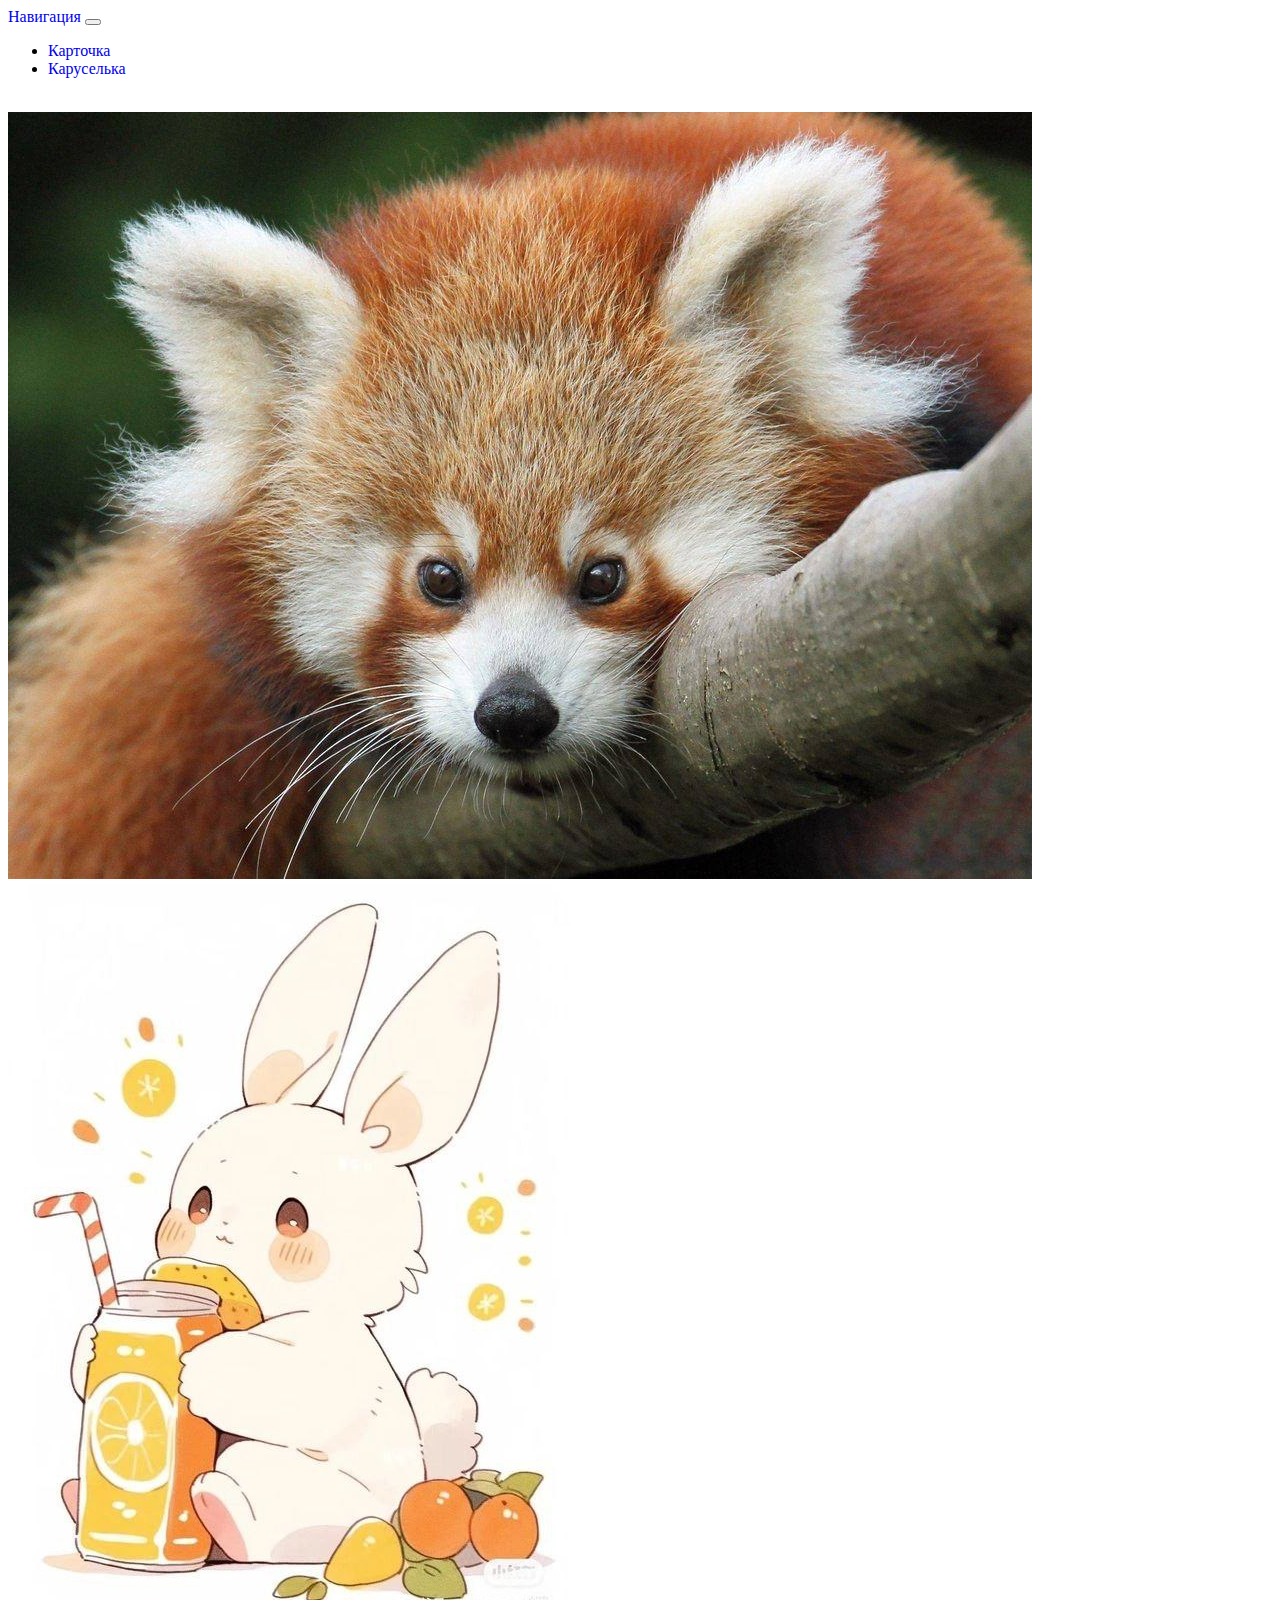
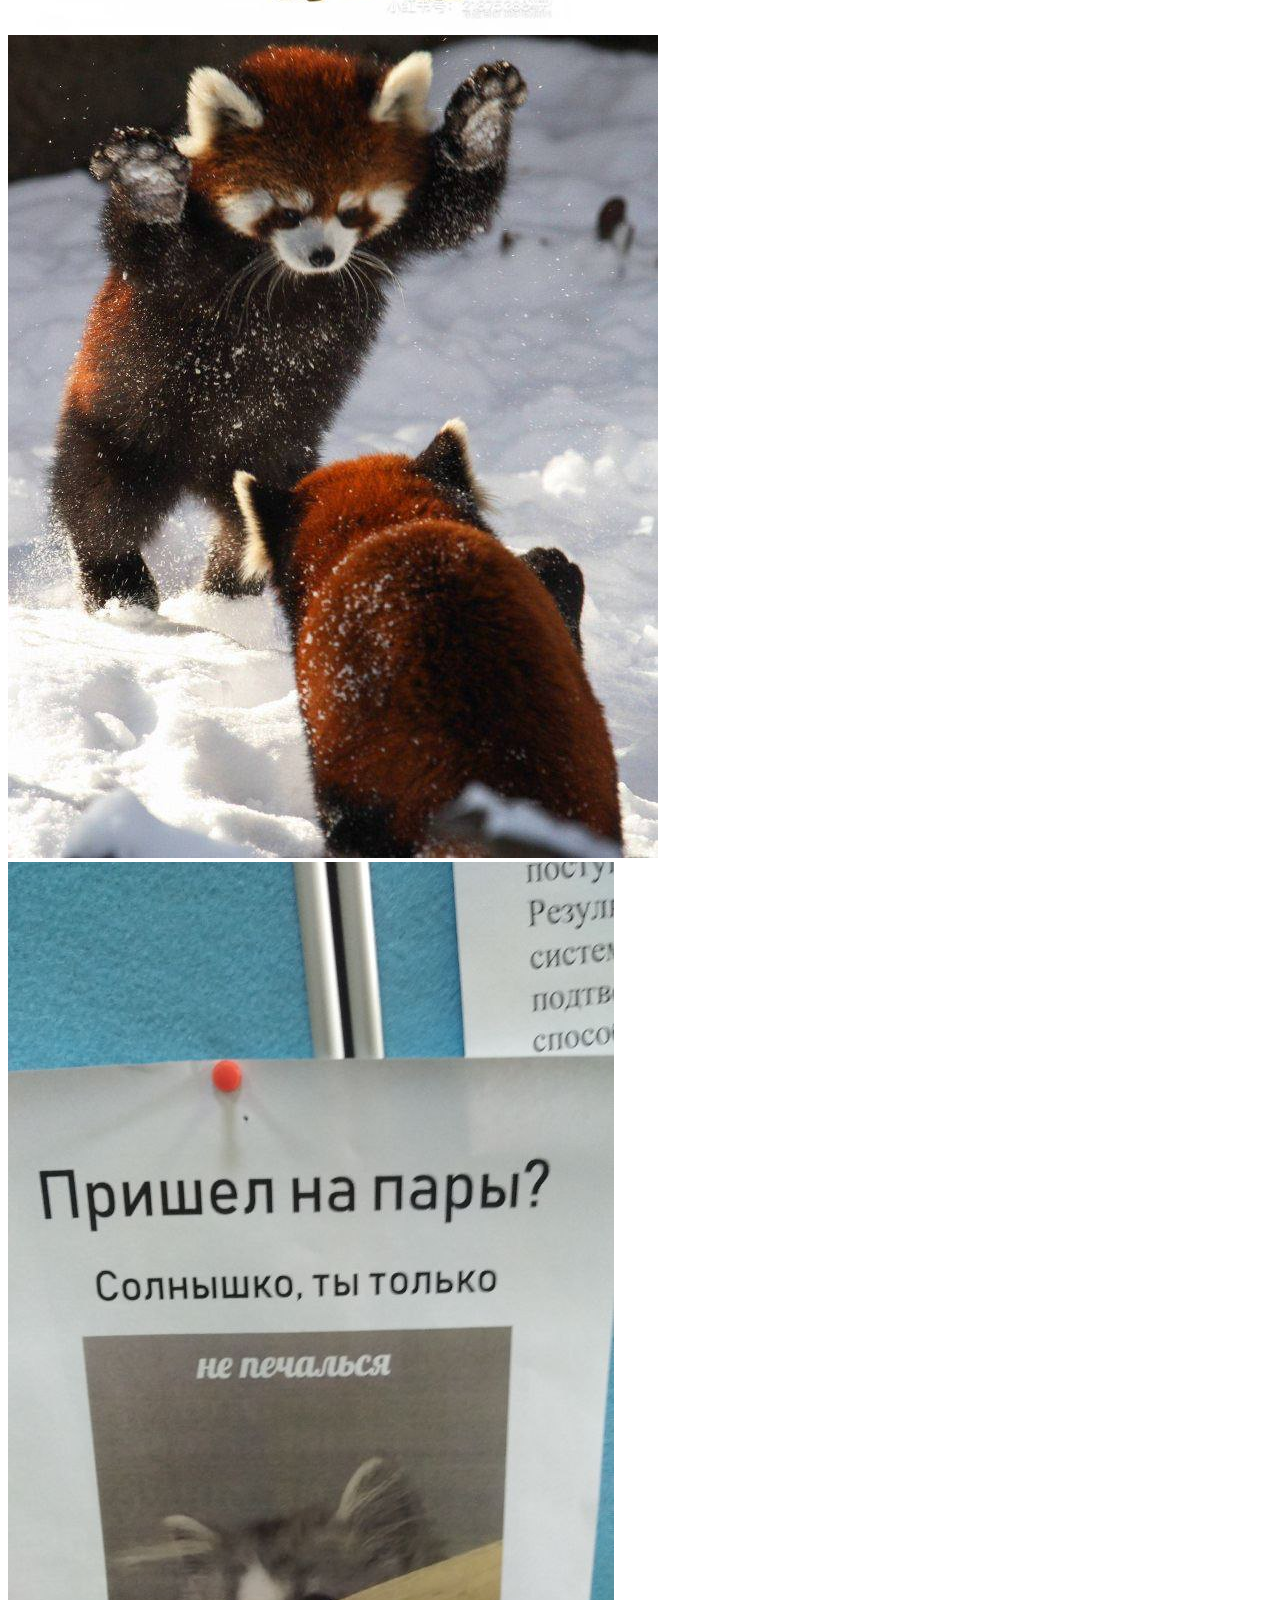
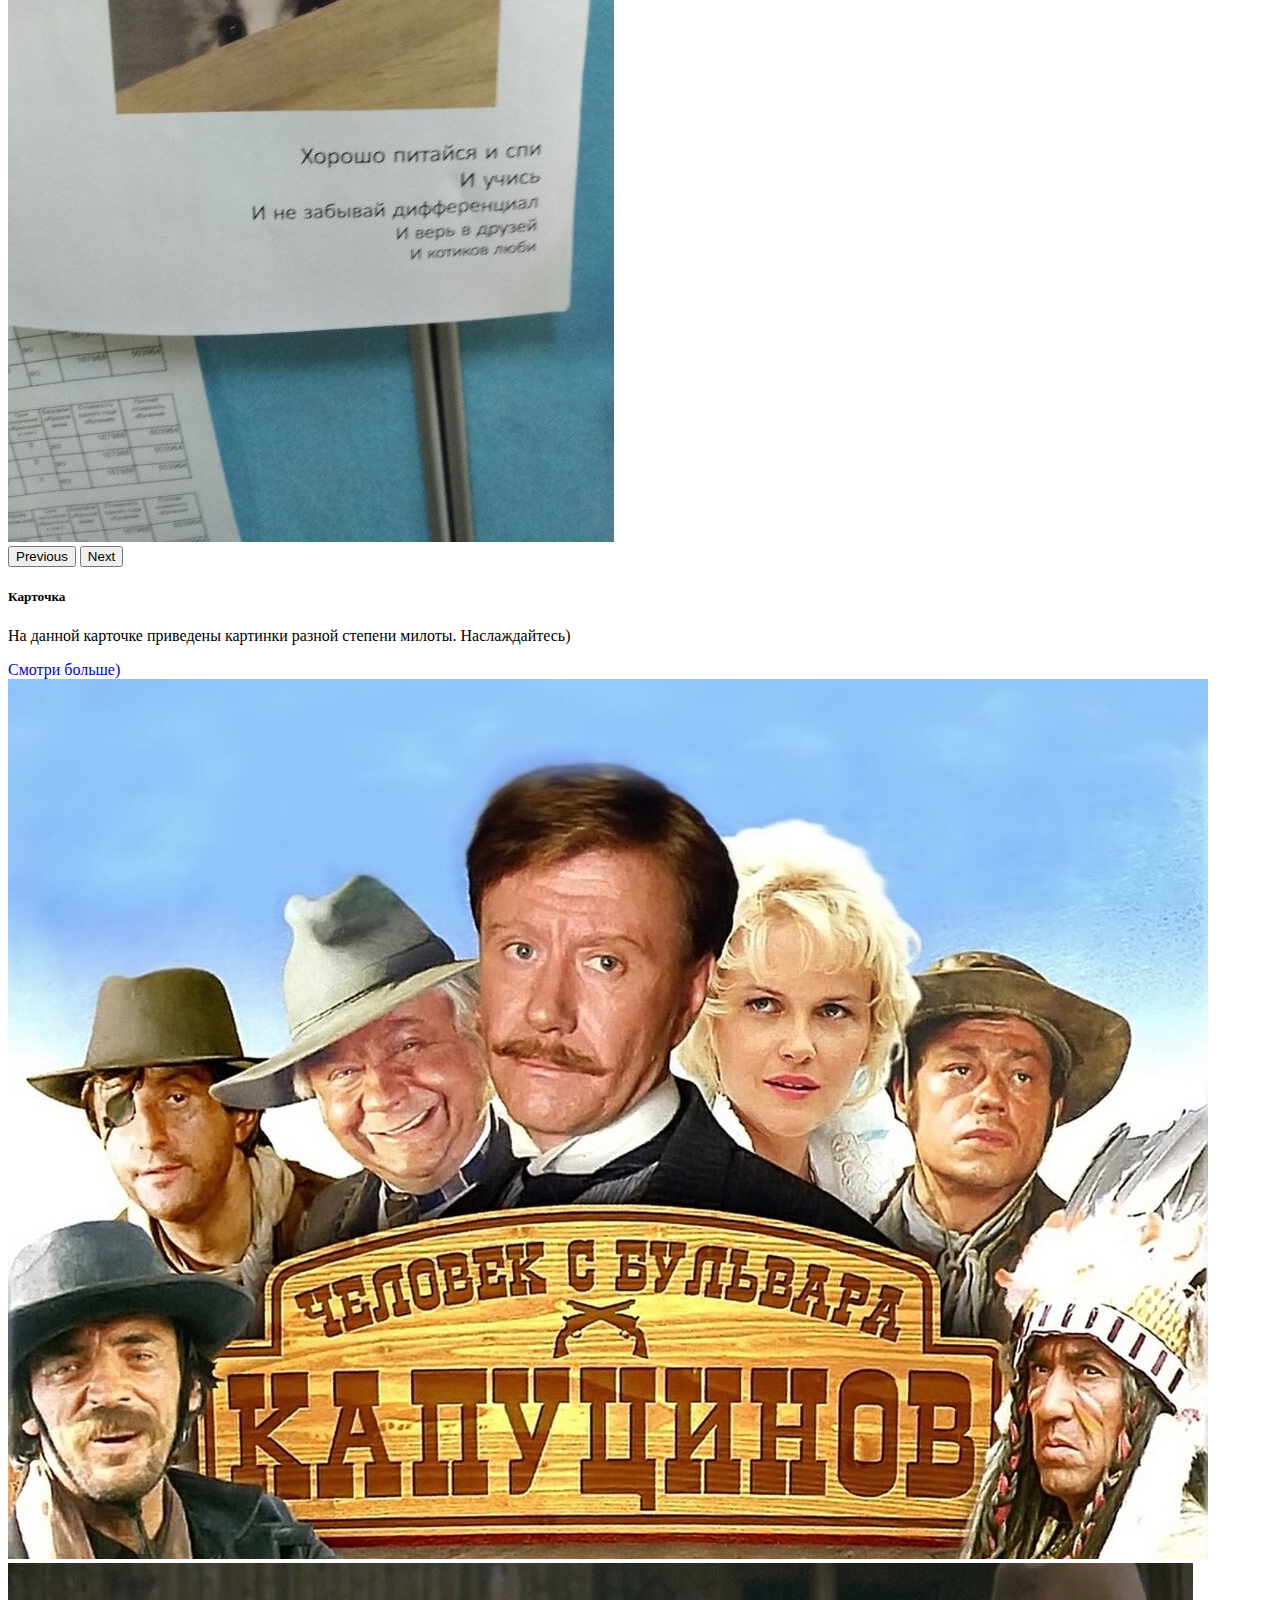
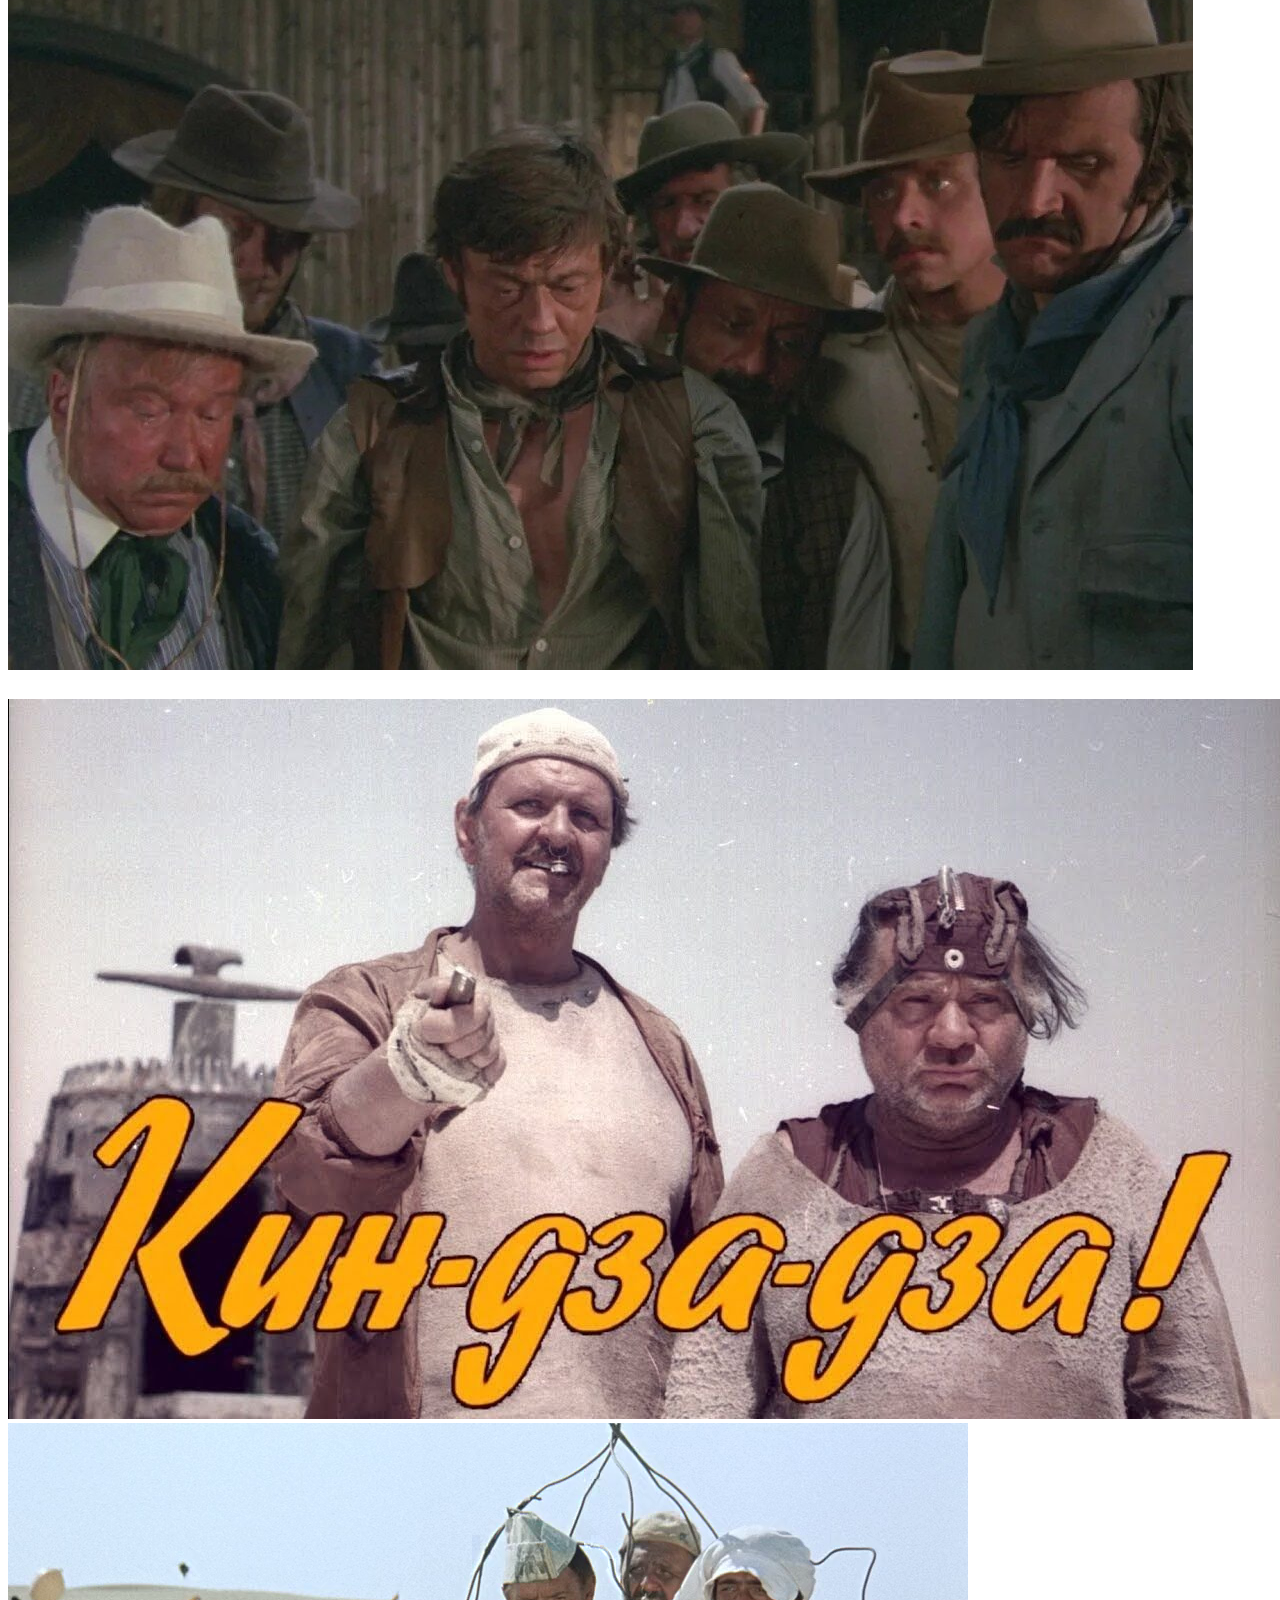
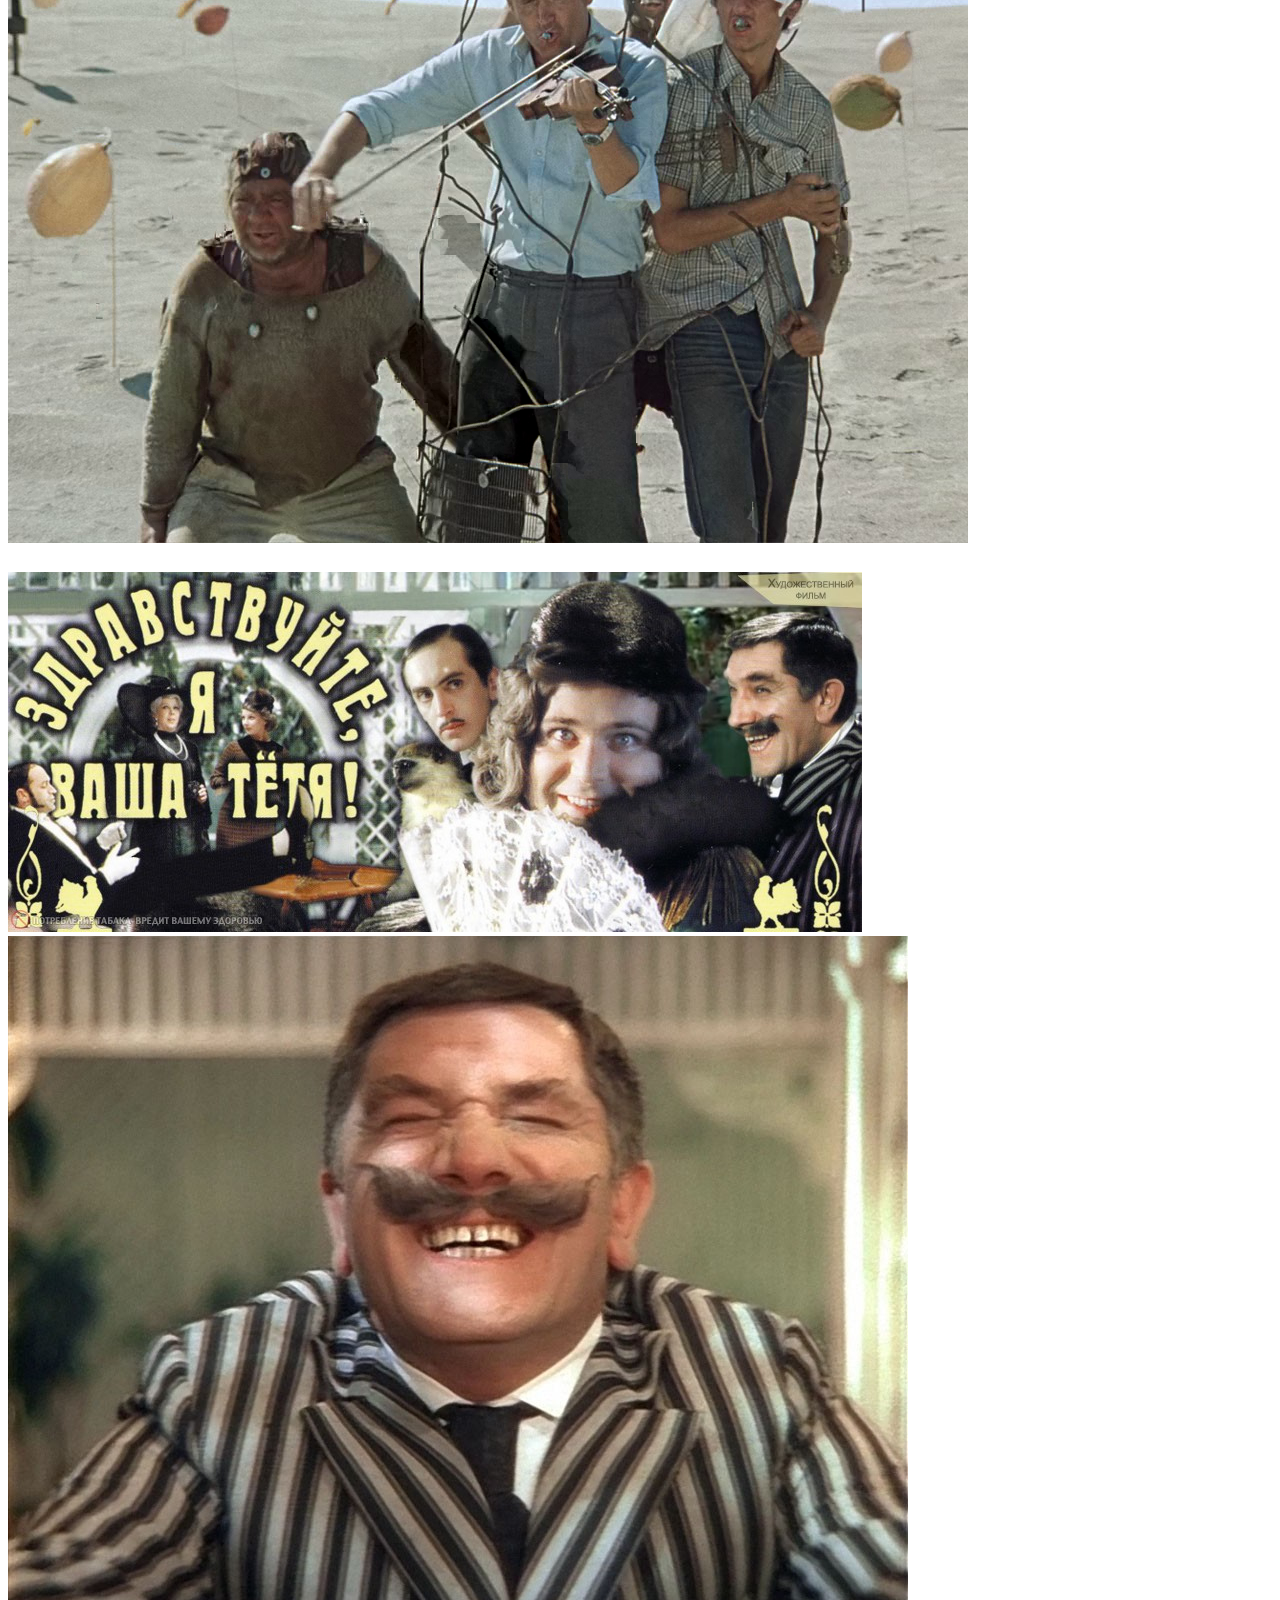
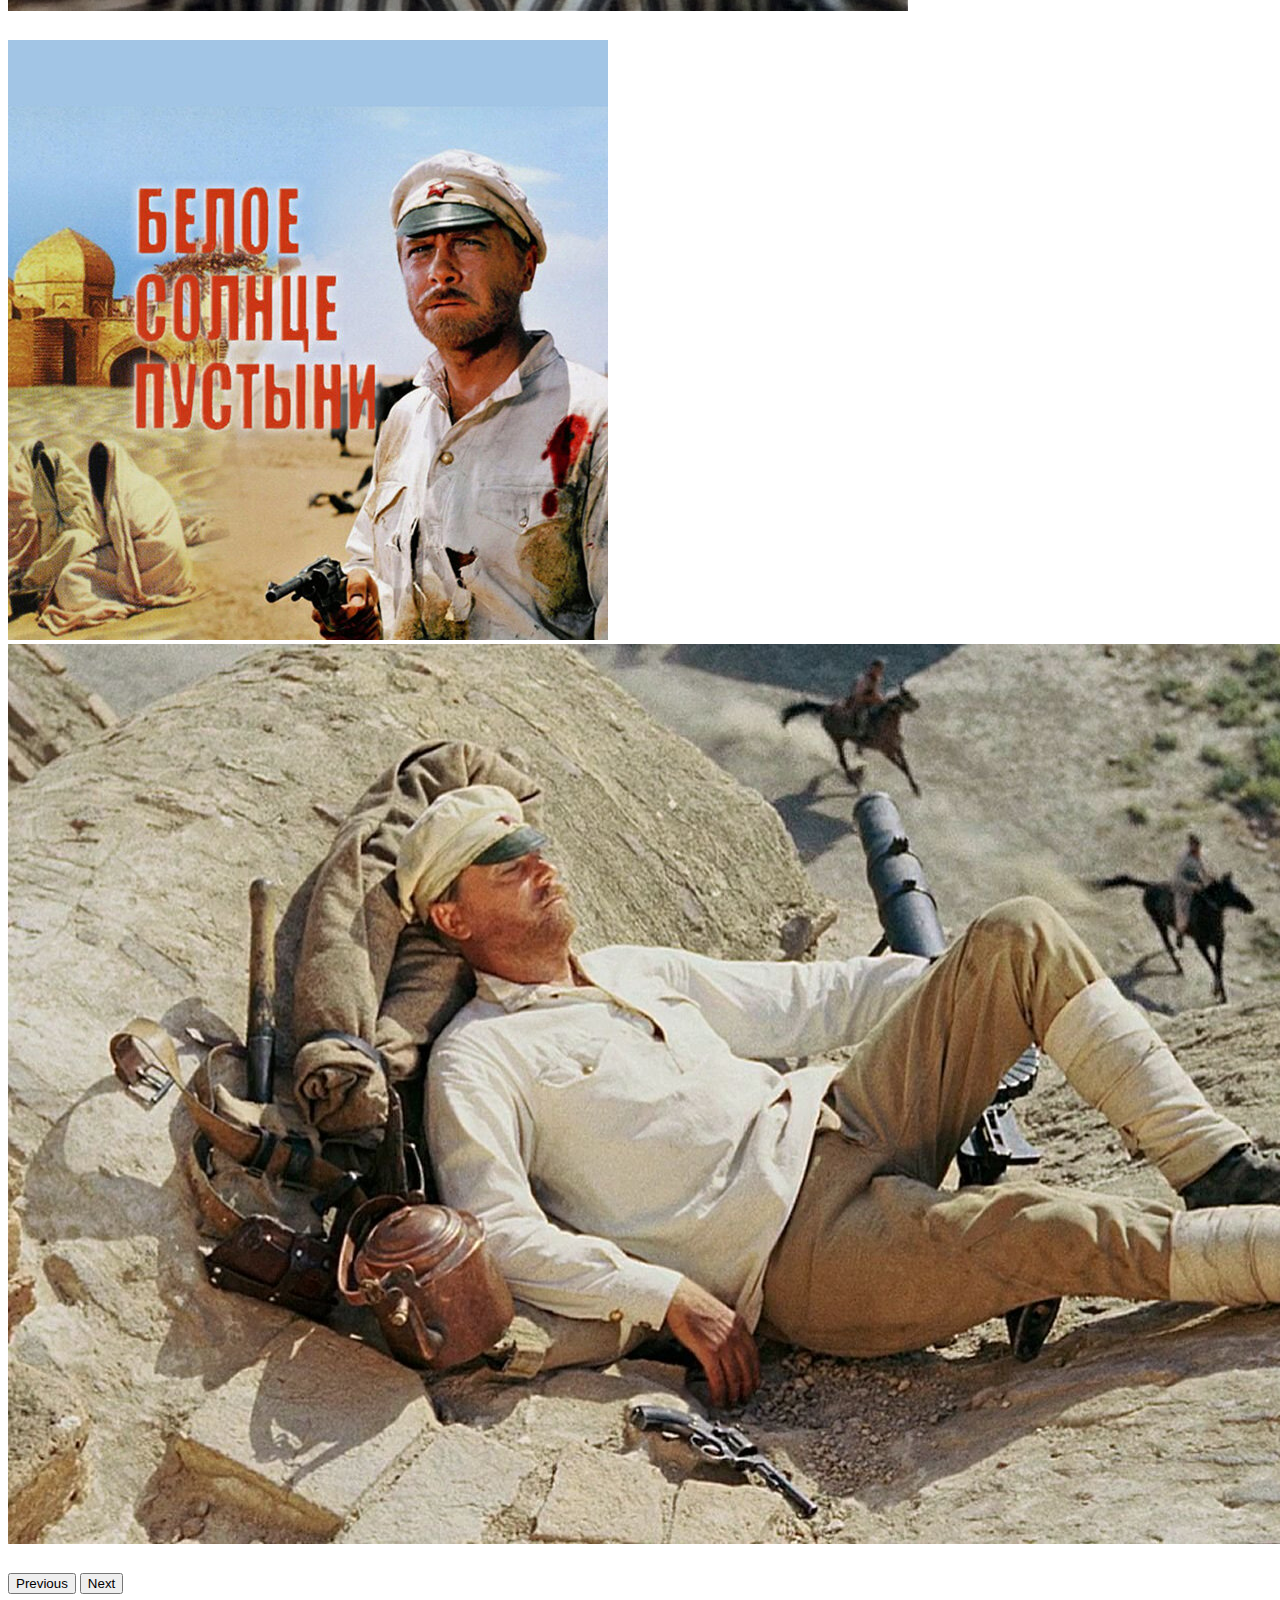
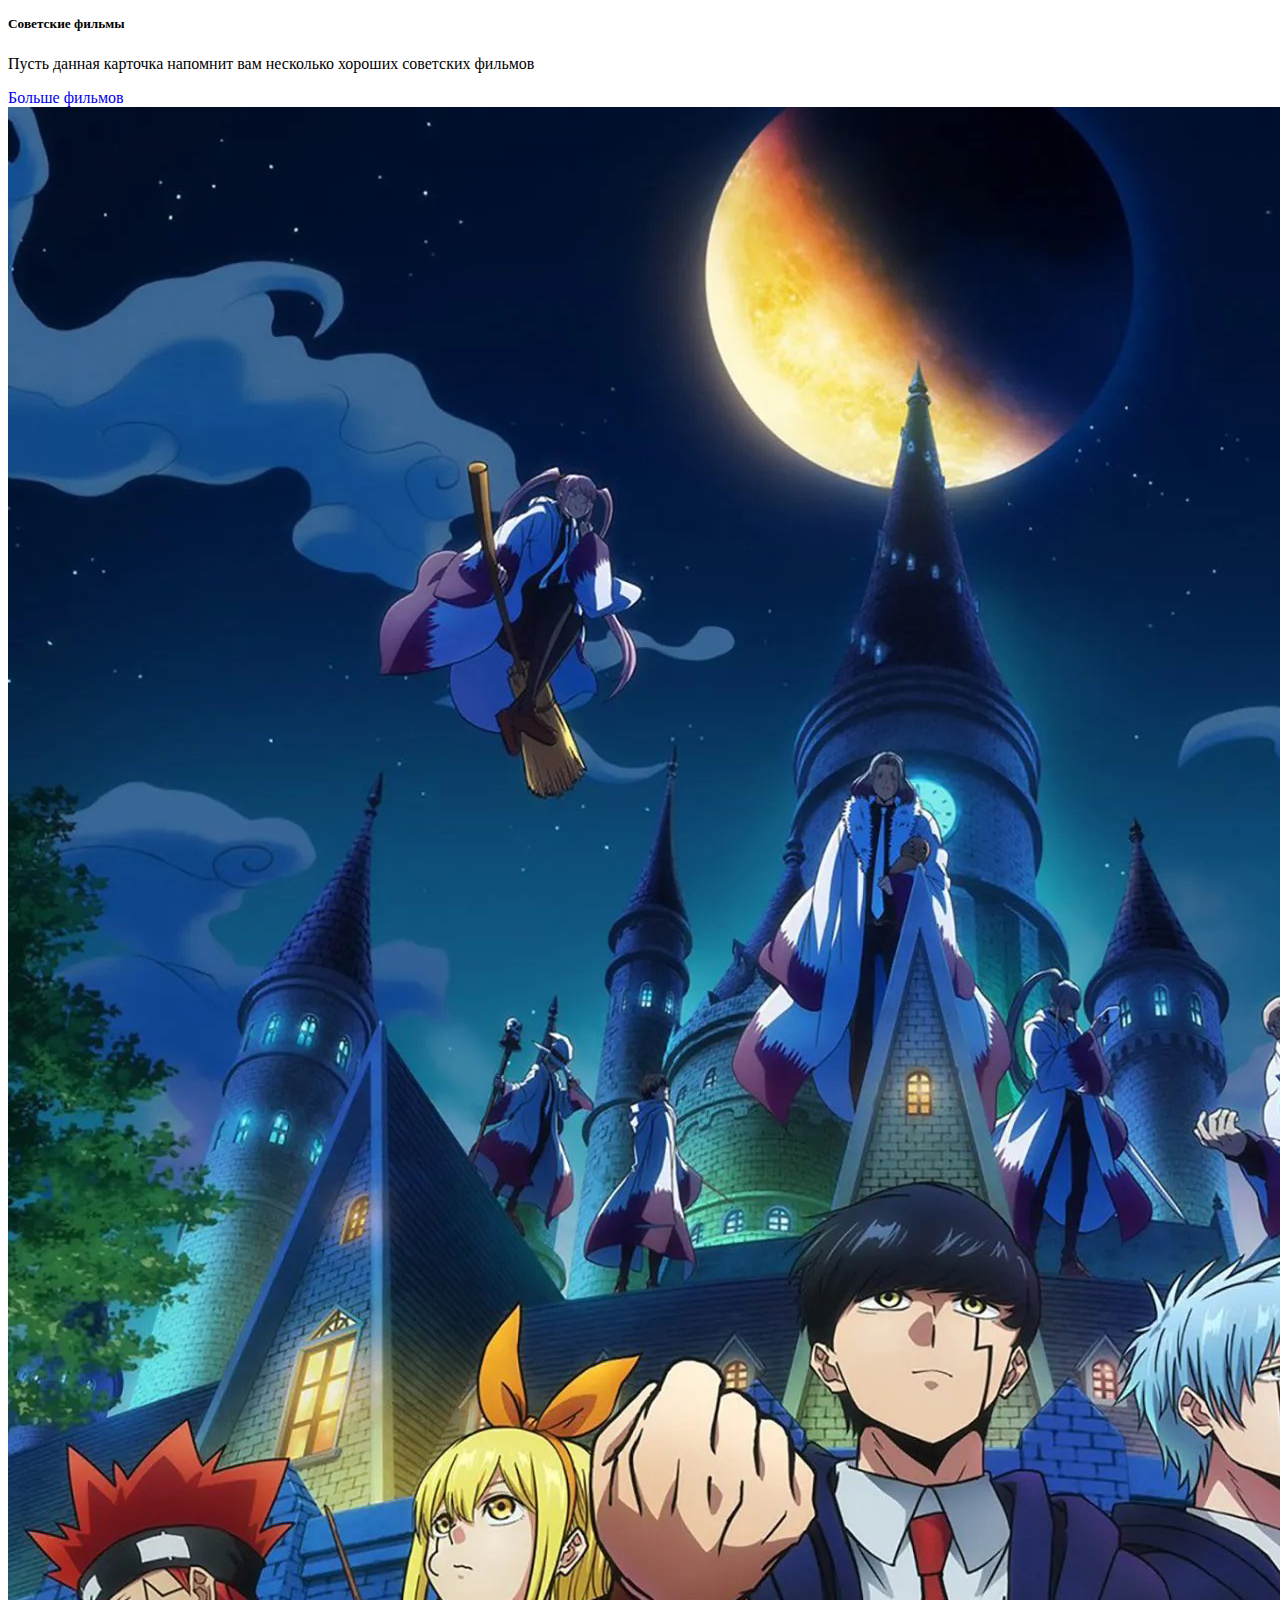
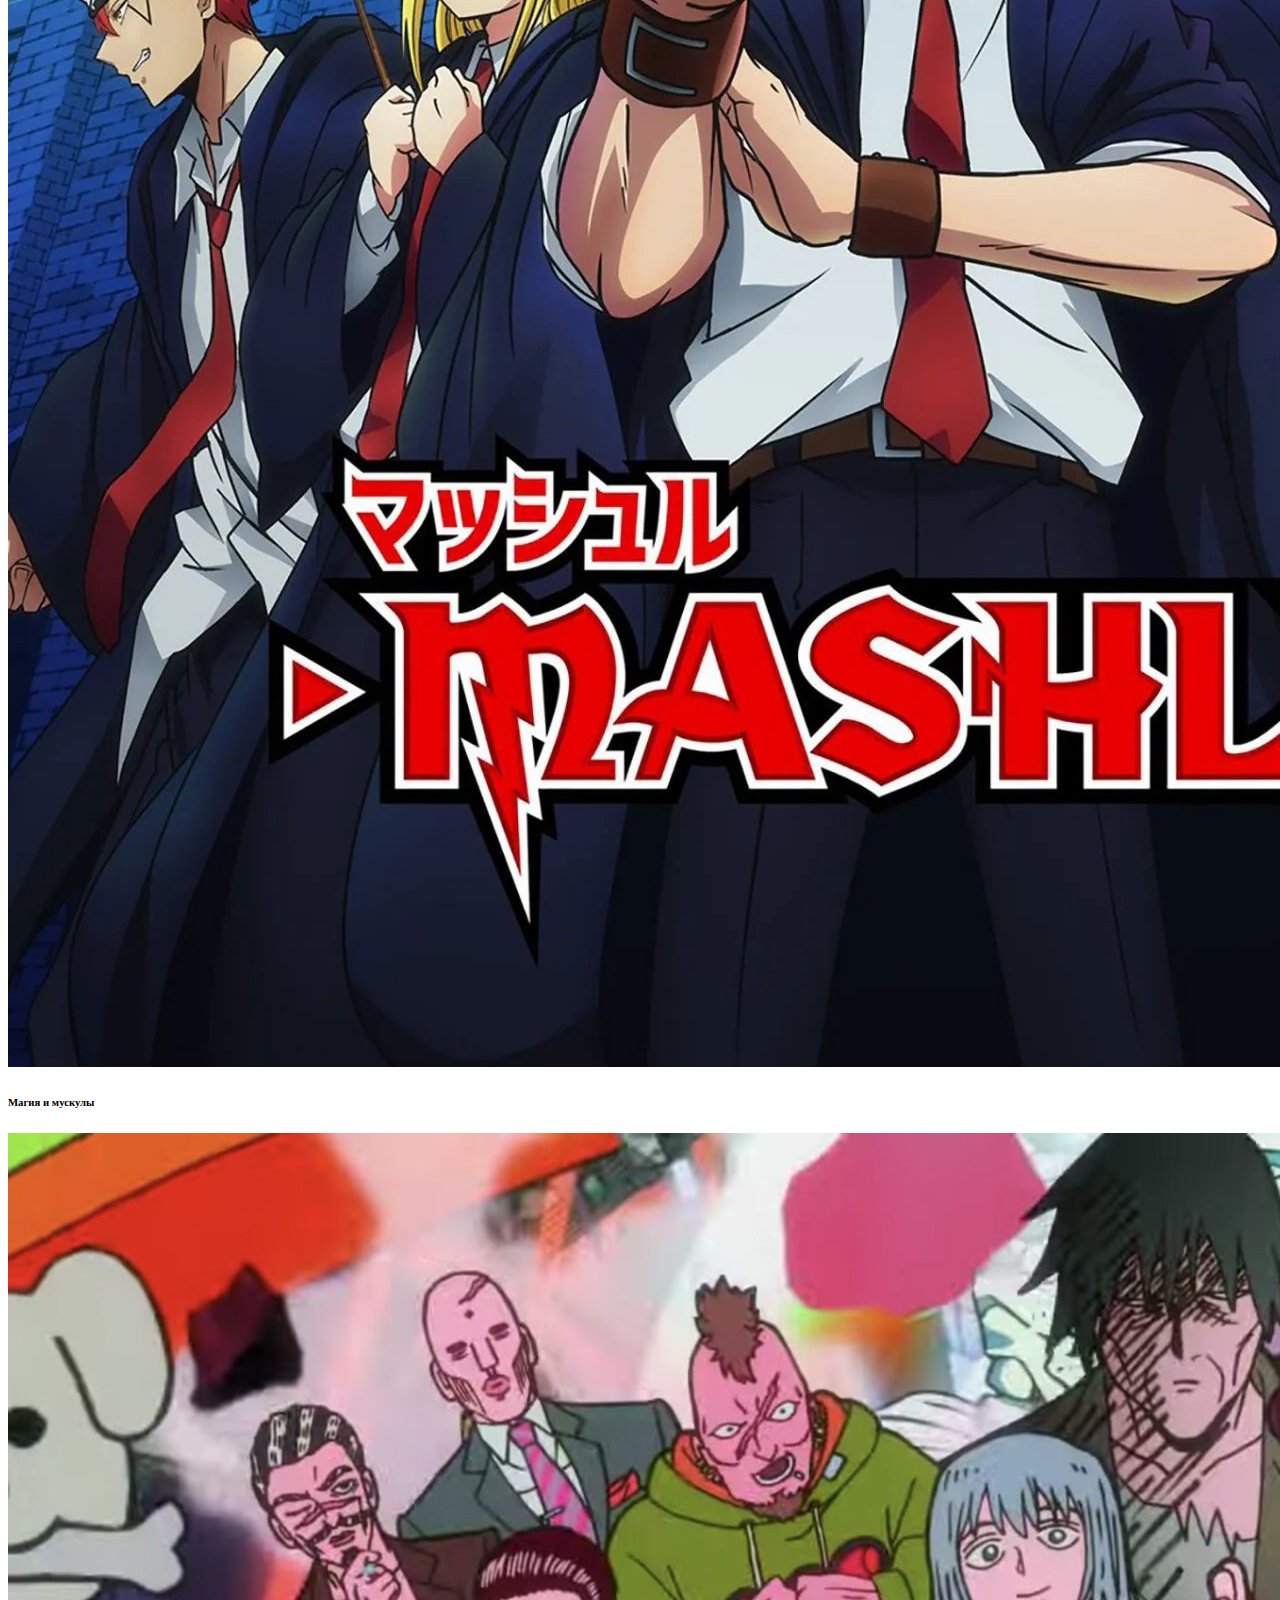
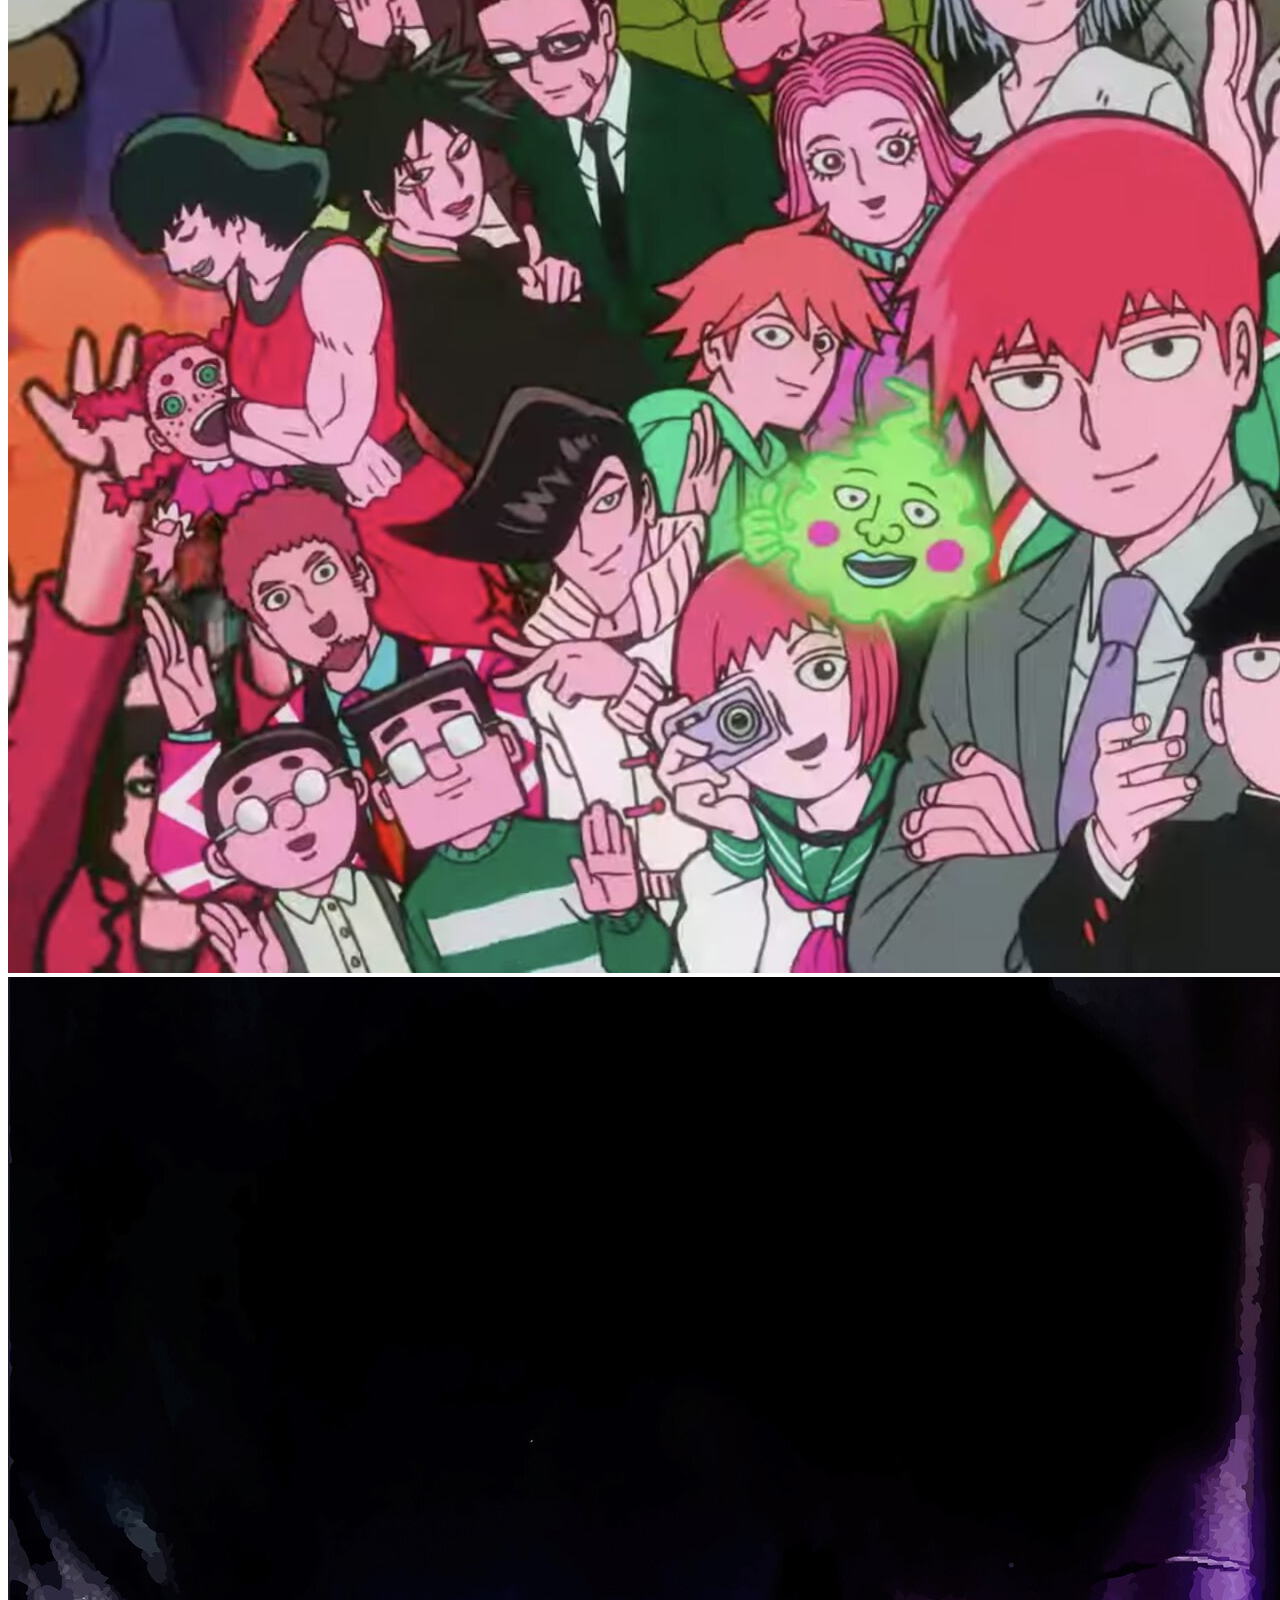
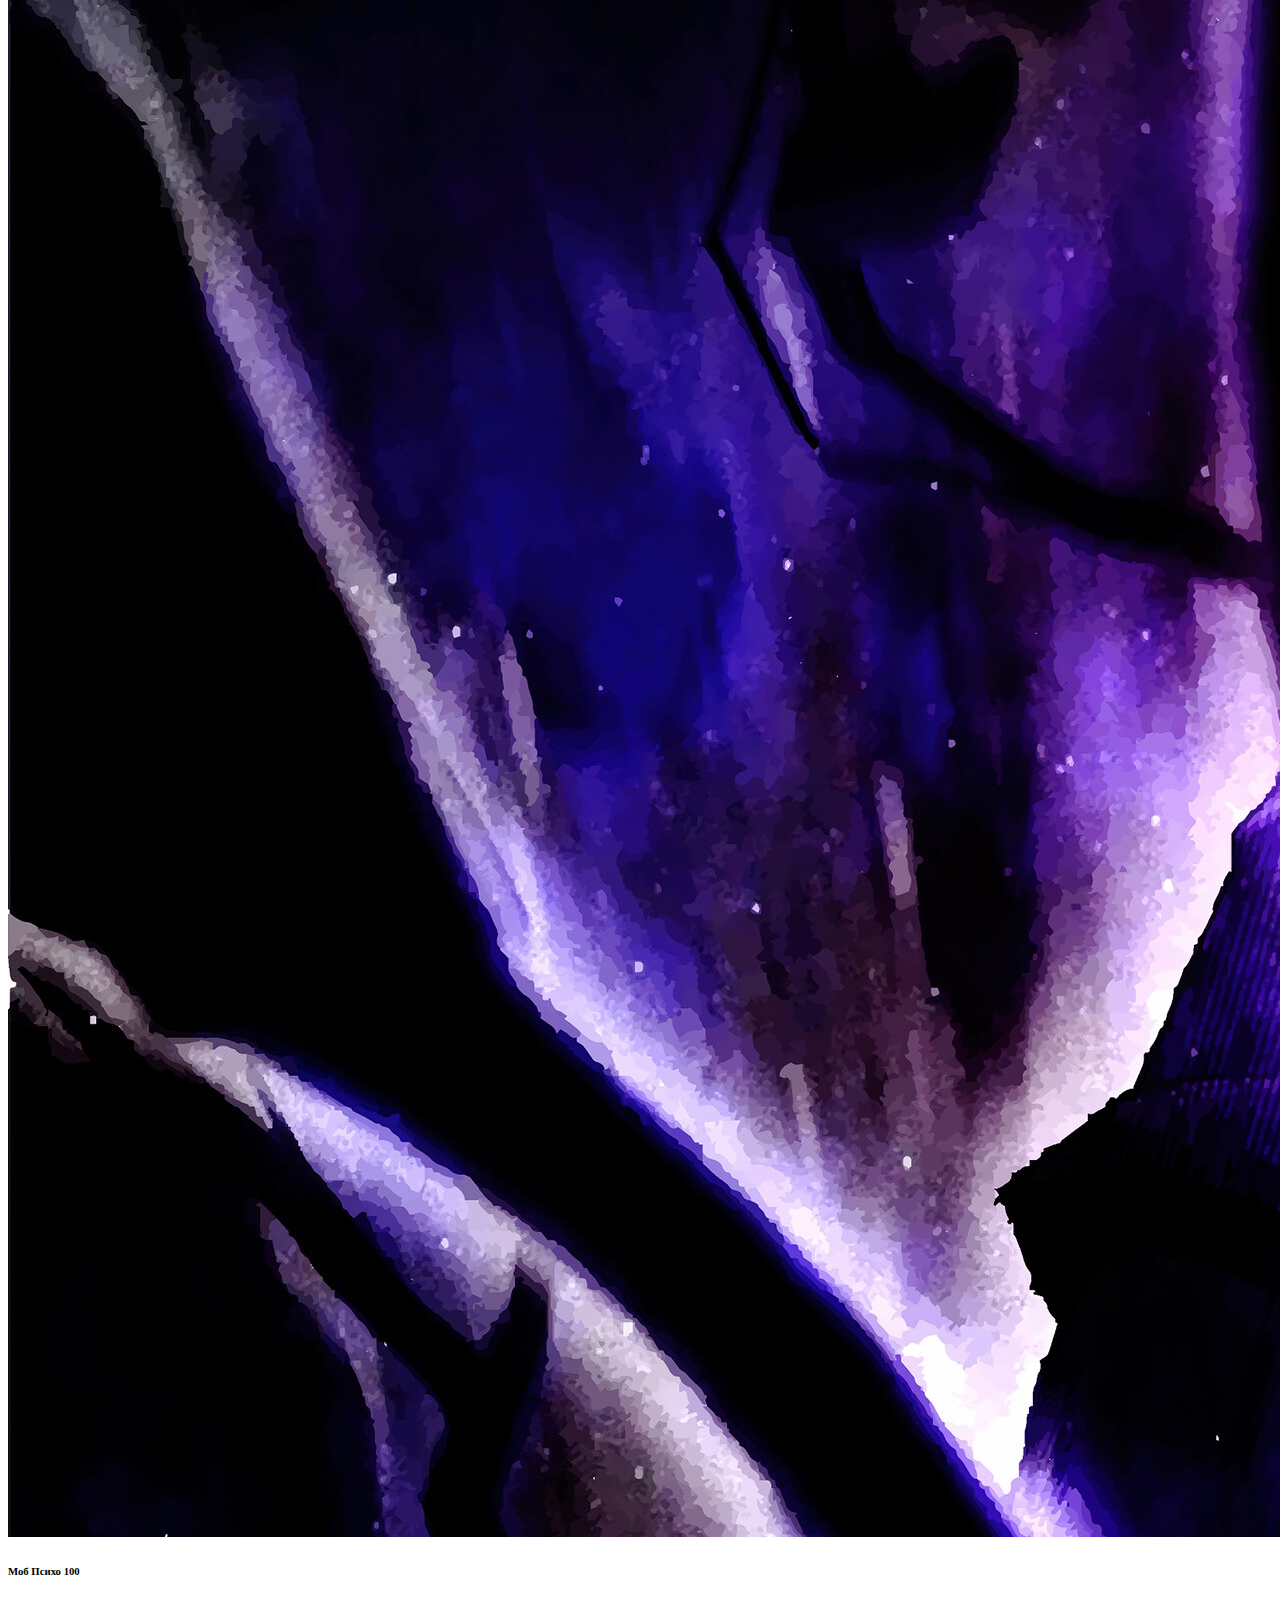
<file: index.html>
<!DOCTYPE html>
<html>
<head>
	<meta charset="utf-8">
	<meta name="viewport" content="width=device-width, initial-scale=1">
	<title>Задание 2</title>
	<link href="https://cdn.jsdelivr.net/npm/bootstrap@5.3.2/dist/css/bootstrap.min.css" rel="stylesheet" integrity="sha384-T3c6CoIi6uLrA9TneNEoa7RxnatzjcDSCmG1MXxSR1GAsXEV/Dwwykc2MPK8M2HN" crossorigin="anonymous">
    <script src="https://cdn.jsdelivr.net/npm/bootstrap@5.3.2/dist/js/bootstrap.bundle.min.js" integrity="sha384-C6RzsynM9kWDrMNeT87bh95OGNyZPhcTNXj1NW7RuBCsyN/o0jlpcV8Qyq46cDfL" crossorigin="anonymous"></script>
    <link rel="stylesheet" type="text/css" href="style/style.css">
</head>
<body>
	<div class="container" style="width: 800px;">
		<nav class="navbar navbar-expand-lg bg-body-tertiary" >
  			<div class="container-fluid">
    			<a class="navbar-brand" href="#">Навигация</a>
    			<button class="navbar-toggler" type="button" data-bs-toggle="collapse" data-bs-target="#navbarText" aria-controls="navbarText" aria-expanded="false" aria-label="Toggle navigation">
      				<span class="navbar-toggler-icon"></span>
    			</button>
	    		<div class="collapse navbar-collapse" id="navbarText">
		      		<ul class="navbar-nav me-auto mb-2 mb-lg-0">
		        		<li class="nav-item">
		          			<a class="nav-link" href="index.html">Карточка</a>
		        		</li>
		        		<li class="nav-item">
		          			<a class="nav-link active" aria-current="page" href="index2.html">Каруселька</a>
		        		</li>
		        		
		      		</ul>
		      		<!-- <span class="navbar-text">
		        		Navbar text with an inline element
		      		</span> -->
	    		</div>
  			</div>
		</nav>
		<br>

		<div class="row">
			<div class="col-sm-4 mb-3 mb-sm-0">
				<div class="card" style="width: auto;">
					<div id="carouselExampleIndicators" class="carousel slide">
						<div class="carousel-inner">
						    <div class="carousel-item active">
						    	<img src="img/panda.jpg" class="d-block w-100" alt="...">
						    </div>
						    <div class="carousel-item">
						    	<img src="img/krol.jpg" class="d-block w-100" alt="...">
						    </div>
						    <div class="carousel-item">
						    	<img src="img/panda2.jpg" class="d-block w-100" alt="...">
						    </div>
						    <div class="carousel-item">
						    	<img src="img/kot.jpg" class="d-block w-100" alt="...">
						    </div>
						</div>
						<button class="carousel-control-prev" type="button" data-bs-target="#carouselExampleIndicators" data-bs-slide="prev">
							<span class="carousel-control-prev-icon" aria-hidden="true"></span>
						    <span class="visually-hidden">Previous</span>
						</button>
						<button class="carousel-control-next" type="button" data-bs-target="#carouselExampleIndicators" data-bs-slide="next">
						    <span class="carousel-control-next-icon" aria-hidden="true"></span>
						    <span class="visually-hidden">Next</span>
						</button>
					</div>
					<div class="card-body">
						<h5 class="card-title">Карточка</h5>
						<p class="card-text">На данной карточке приведены картинки разной степени милоты. Наслаждайтесь)</p>
				    	<a href="https://yandex.ru/images/search?from=tabbar&img_url=https%3A%2F%2Fimg2.reactor.cc%2Fpics%2Fpost%2Ffull%2F%25D0%25BA%25D0%25BE%25D1%2582%25D1%258D-%25D0%25BC%25D0%25B8%25D0%25BB%25D0%25BE%25D1%2582%25D0%25B0-3978616.jpeg&lr=16&p=1&pos=36&rpt=simage&text=милые%20картинки" class="btn btn-primary btn-sm">Смотри больше)</a>
					</div>
				</div>
			</div>


			<div class="col-sm-4">
		    	<div class="card">
		    		<div id="carouselExampleIndicators2" class="carousel slide">
						<div class="carousel-inner">
						    <div class="carousel-item active">
						    	<div class="card text-bg-dark">
								  	<img src="img/Капуцины.jpg" class="card-img" alt="...">
								  	<img src="img/Капуцины2.jpg">
								  	<div class="card-img-overlay">
								  		<h6 class="card-title"></h5>
								    	
								  	</div>
								</div>
						    	
						    </div>
						    <div class="carousel-item">
						    	<div class="card text-bg-dark">
								  	<img src="img/Кин.jpg" class="card-img" alt="...">
								  	<img src="img/Кин2.png">
								  	<div class="card-img-overlay">
								  		<h6 class="card-title"></h5>
								    	
								  	</div>
								</div>

						    	
						    </div>
						    <div class="carousel-item">
						    	<div class="card text-bg-dark">
								  	<img src="img/Тётя.jpg" class="card-img" alt="...">
								  	<img src="img/Тётя2.jpg">
								  	<div class="card-img-overlay">
								  		<h6 class="card-title"></h5>
								    	
								  	</div>
								</div>
						    </div>
						    <div class="carousel-item">
						    	<div class="card text-bg-dark">
								  	<img src="img/Солнце.jpg" class="card-img" alt="...">
								  	<img src="img/Солнце2.jpg">
								  	<div class="card-img-overlay">
								  		<h6 class="card-title"></h5>
								    	
								  	</div>
								</div>
						    </div>
						</div>
						<button class="carousel-control-prev" type="button" data-bs-target="#carouselExampleIndicators2" data-bs-slide="prev">
							<span class="carousel-control-prev-icon" aria-hidden="true"></span>
						    <span class="visually-hidden">Previous</span>
						</button>
						<button class="carousel-control-next" type="button" data-bs-target="#carouselExampleIndicators2" data-bs-slide="next">
						    <span class="carousel-control-next-icon" aria-hidden="true"></span>
						    <span class="visually-hidden">Next</span>
						</button>
					</div>
		      		<div class="card-body">
		        		<h5 class="card-title">Советские фильмы</h5>
		        		<p class="card-text">Пусть данная карточка напомнит вам несколько хороших советских фильмов</p>
		        		<a href="https://www.kinopoisk.ru/lists/movies/country--13/?b=films&utm_referrer=yandex.ru" target="_blank" class="btn btn-primary">Больше фильмов</a>
		      		</div>
		    	</div>
		  	</div>


		  	<div class="col-sm-4">
		    	<div class="card">
		    		<div id="carouselExampleIndicators3" class="carousel slide">
						<div class="carousel-inner">
						    <div class="carousel-item active">
						    	<div class="card text-bg-dark">
								  	<img src="img/Меш.jpg" class="card-img" alt="...">
								  	<div class="card-img-overlay">
								  		<h6 class="card-title">Магия и мускулы</h5>
								    	
								  	</div>
								</div>
						    </div>
						    <div class="carousel-item">
						    	<div class="card text-bg-dark">
								  	<img src="img/Моб.jpg" class="card-img" alt="...">
								  	<img src="img/Моб2.jpeg">
								  	<div class="card-img-overlay">
								  		<h6 class="card-title">Моб Психо 100</h5>
								    	
								  	</div>
								</div>
						    
						    </div>
						    <div class="carousel-item">
						    	<div class="card text-bg-dark">
								  	<img src="img/Клевер.jpeg" class="card-img" alt="...">
								  	<img src="img/Аста.jpeg">
								  	<div class="card-img-overlay">
								  		<h6 class="card-title">Чёрный клевер</h5>
								    	
								  	</div>
								</div>
						    	
						    </div>
						    <div class="carousel-item">
						    	<div class="card text-bg-dark">
								  	<img src="img/Сайтама1.jpeg" class="card-img" alt="...">
								  	<img src="img/Сайтама2.jpg">
								  	<div class="card-img-overlay">
								  		<h6 class="card-title">Ванпачмен</h5>
								    	
								  	</div>
								</div>
						    </div>
						</div>
						<button class="carousel-control-prev" type="button" data-bs-target="#carouselExampleIndicators3" data-bs-slide="prev">
							<span class="carousel-control-prev-icon" aria-hidden="true"></span>
						    <span class="visually-hidden">Previous</span>
						</button>
						<button class="carousel-control-next" type="button" data-bs-target="#carouselExampleIndicators3" data-bs-slide="next">
						    <span class="carousel-control-next-icon" aria-hidden="true"></span>
						    <span class="visually-hidden">Next</span>
						</button>
					</div>
		      		<div class="card-body">
		        		<h5 class="card-title">Аниме</h5>
		        		<p class="card-text">Данная карточка содержит несколько интересных аниме</p>
		        		<a href="https://animego.org/anime/filter/genres-is-comedy-or-magic-or-supernatural-or-super-power/type-is-tv/apply?sort=rating&direction=desc&page=1" target="_blank" class="btn btn-primary">Больше аниме</a>
		      		</div>
		    	</div>
		  	</div>
		</div>
	
	<br><br><br><br>
	</div>
</body>
</html>
</file>
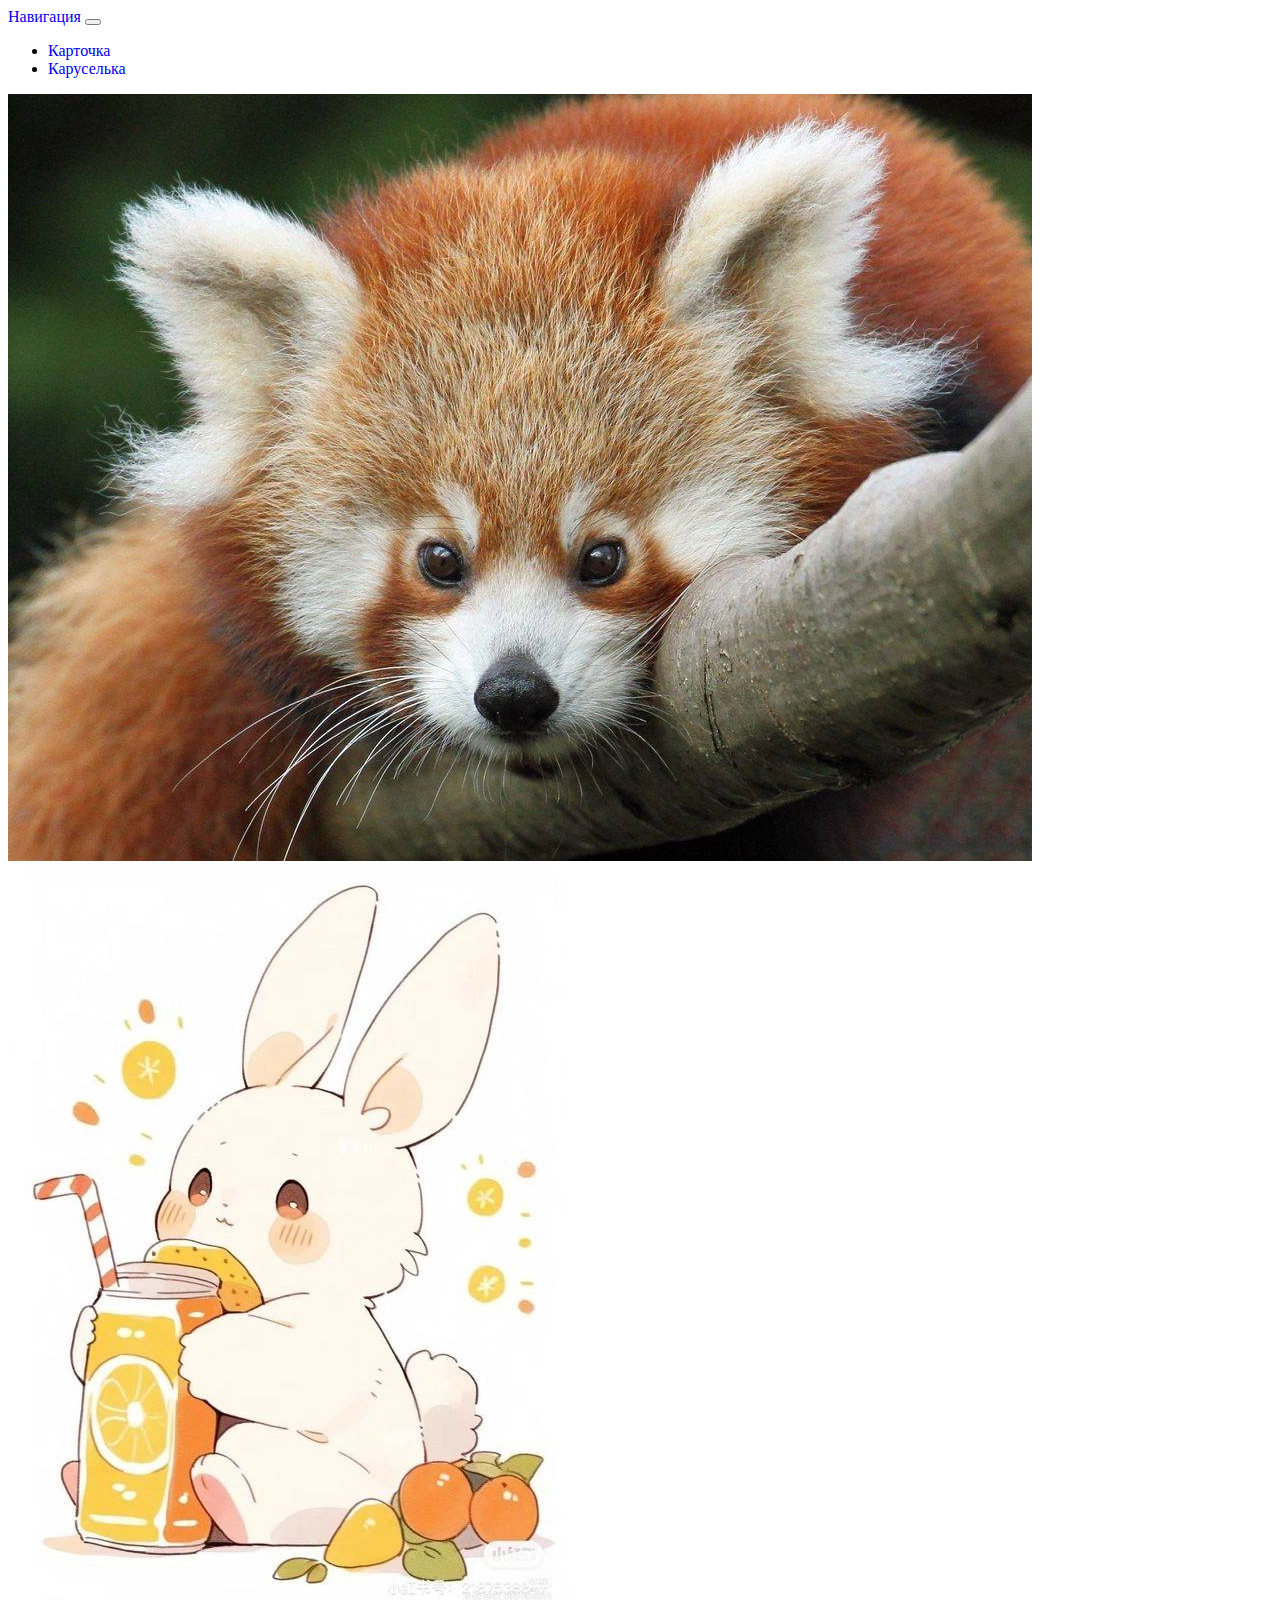
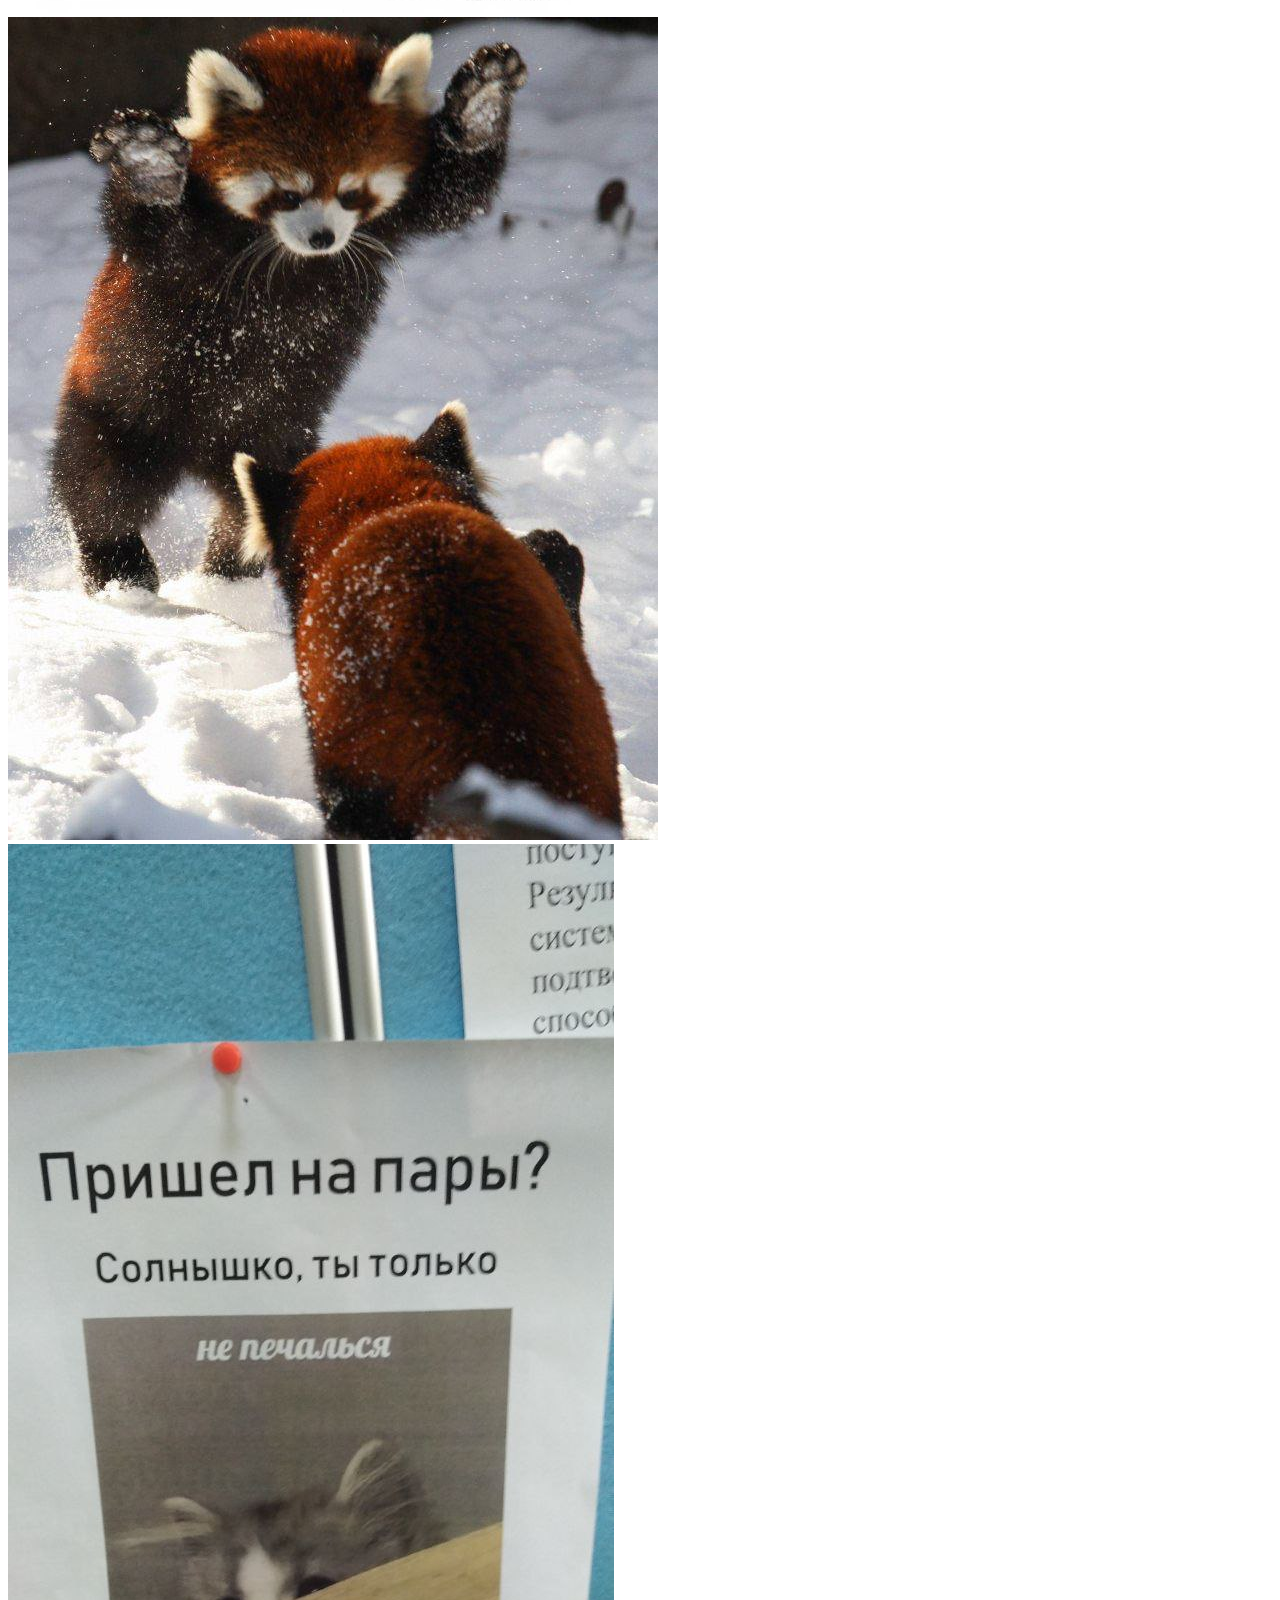
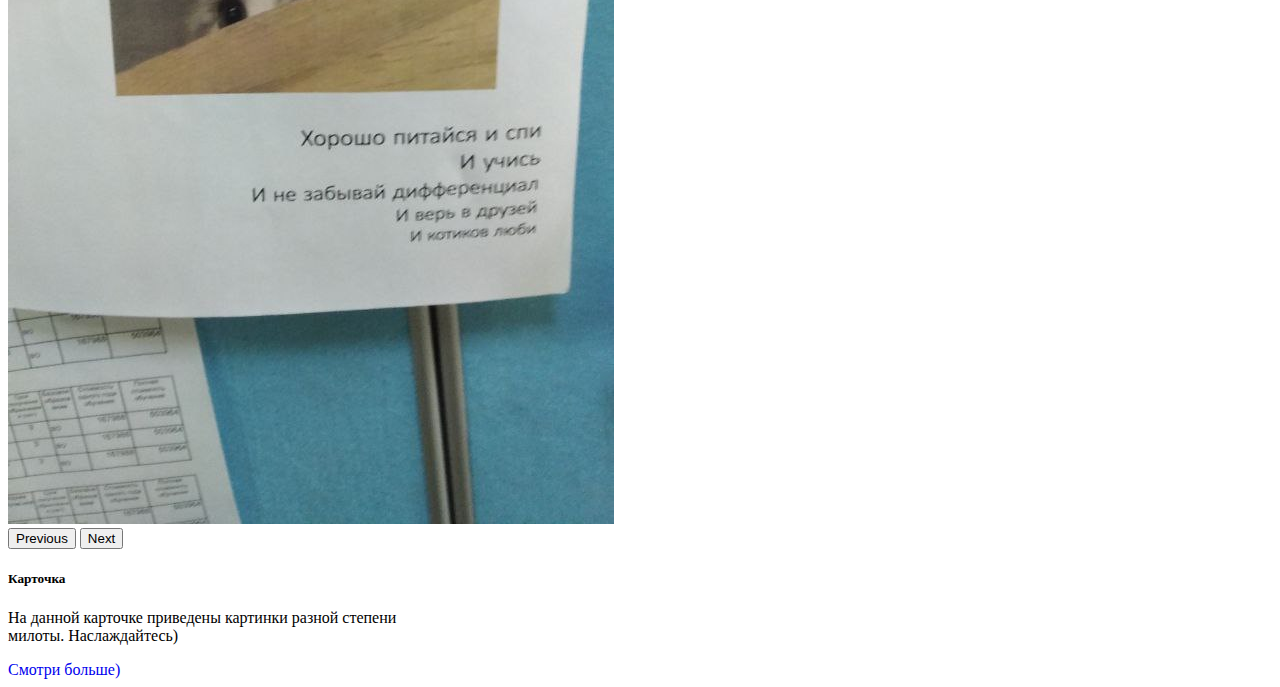
<file: task2/index.html>
<!DOCTYPE html>
<html>
<head>
	<meta charset="utf-8">
	<meta name="viewport" content="width=device-width, initial-scale=1">
	<title>Задание 2</title>
	<link href="https://cdn.jsdelivr.net/npm/bootstrap@5.3.2/dist/css/bootstrap.min.css" rel="stylesheet" integrity="sha384-T3c6CoIi6uLrA9TneNEoa7RxnatzjcDSCmG1MXxSR1GAsXEV/Dwwykc2MPK8M2HN" crossorigin="anonymous">
    <script src="https://cdn.jsdelivr.net/npm/bootstrap@5.3.2/dist/js/bootstrap.bundle.min.js" integrity="sha384-C6RzsynM9kWDrMNeT87bh95OGNyZPhcTNXj1NW7RuBCsyN/o0jlpcV8Qyq46cDfL" crossorigin="anonymous"></script>
    <link rel="stylesheet" type="text/css" href="style/style.css">
</head>
<body>
	<div class="container" style="width: 400px;">
		<nav class="navbar navbar-expand-lg bg-body-tertiary">
  			<div class="container-fluid">
    			<a class="navbar-brand" href="#">Навигация</a>
    			<button class="navbar-toggler" type="button" data-bs-toggle="collapse" data-bs-target="#navbarText" aria-controls="navbarText" aria-expanded="false" aria-label="Toggle navigation">
      				<span class="navbar-toggler-icon"></span>
    			</button>
	    		<div class="collapse navbar-collapse" id="navbarText">
		      		<ul class="navbar-nav me-auto mb-2 mb-lg-0">
		        		<li class="nav-item">
		          			<a class="nav-link" href="index.html">Карточка</a>
		        		</li>
		        		<li class="nav-item">
		          			<a class="nav-link active" aria-current="page" href="index2.html">Каруселька</a>
		        		</li>
		        		
		      		</ul>
		      		<!-- <span class="navbar-text">
		        		Navbar text with an inline element
		      		</span> -->
	    		</div>
  			</div>
		</nav>
		<div class="card" style="width: auto;">
			<div id="carouselExampleIndicators" class="carousel slide">
				<div class="carousel-inner">
				    <div class="carousel-item active">
				    	<img src="img/panda.jpg" class="d-block w-100" alt="...">
				    </div>
				    <div class="carousel-item">
				    	<img src="img/krol.jpg" class="d-block w-100" alt="...">
				    </div>
				    <div class="carousel-item">
				    	<img src="img/panda2.jpg" class="d-block w-100" alt="...">
				    </div>
				    <div class="carousel-item">
				    	<img src="img/kot.jpg" class="d-block w-100" alt="...">
				    </div>
				</div>
				<button class="carousel-control-prev" type="button" data-bs-target="#carouselExampleIndicators" data-bs-slide="prev">
					<span class="carousel-control-prev-icon" aria-hidden="true"></span>
				    <span class="visually-hidden">Previous</span>
				</button>
				<button class="carousel-control-next" type="button" data-bs-target="#carouselExampleIndicators" data-bs-slide="next">
				    <span class="carousel-control-next-icon" aria-hidden="true"></span>
				    <span class="visually-hidden">Next</span>
				</button>
			</div>
			<div class="card-body">
				<h5 class="card-title">Карточка</h5>
				<p class="card-text">На данной карточке приведены картинки разной степени милоты. Наслаждайтесь)</p>
		    	<a href="https://yandex.ru/images/search?from=tabbar&img_url=https%3A%2F%2Fimg2.reactor.cc%2Fpics%2Fpost%2Ffull%2F%25D0%25BA%25D0%25BE%25D1%2582%25D1%258D-%25D0%25BC%25D0%25B8%25D0%25BB%25D0%25BE%25D1%2582%25D0%25B0-3978616.jpeg&lr=16&p=1&pos=36&rpt=simage&text=милые%20картинки" class="btn btn-primary btn-sm">Смотри больше)</a>
			</div>
		</div>		

	</div>
</body>
</html>
</file>
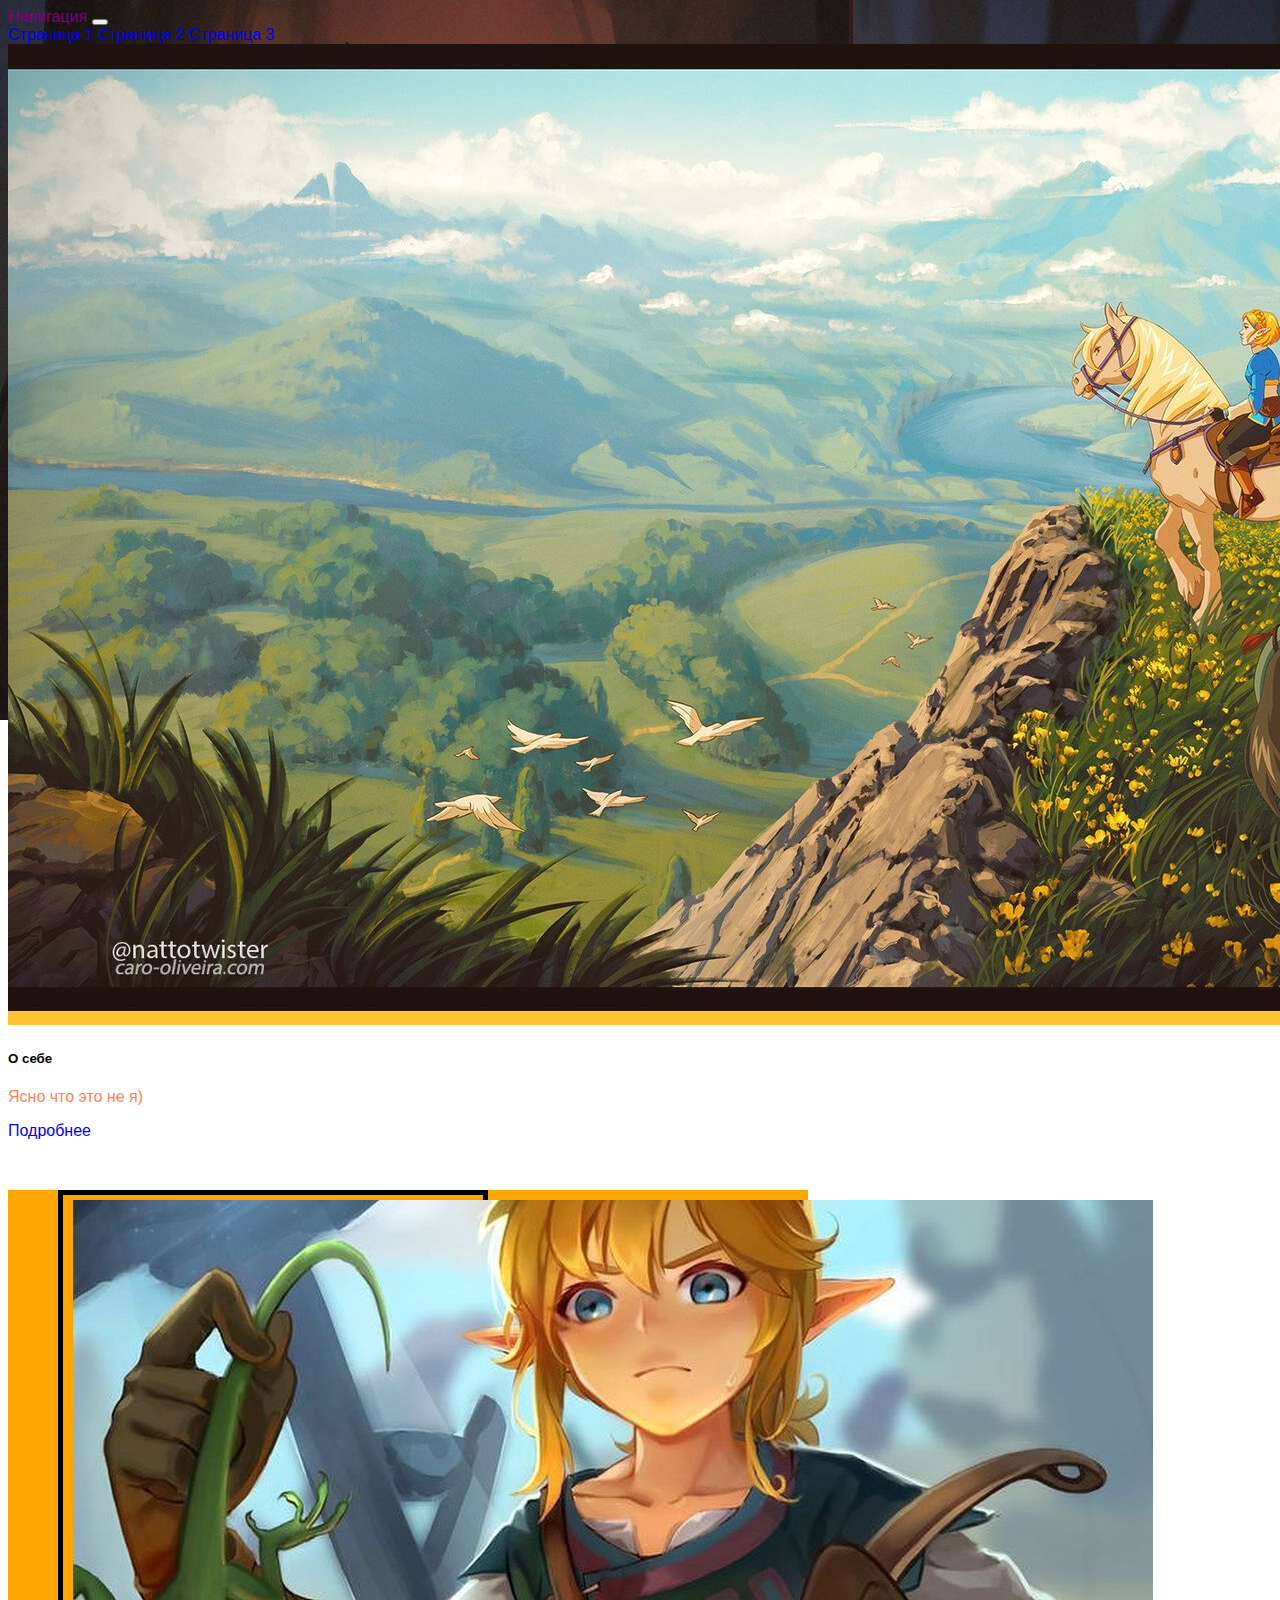
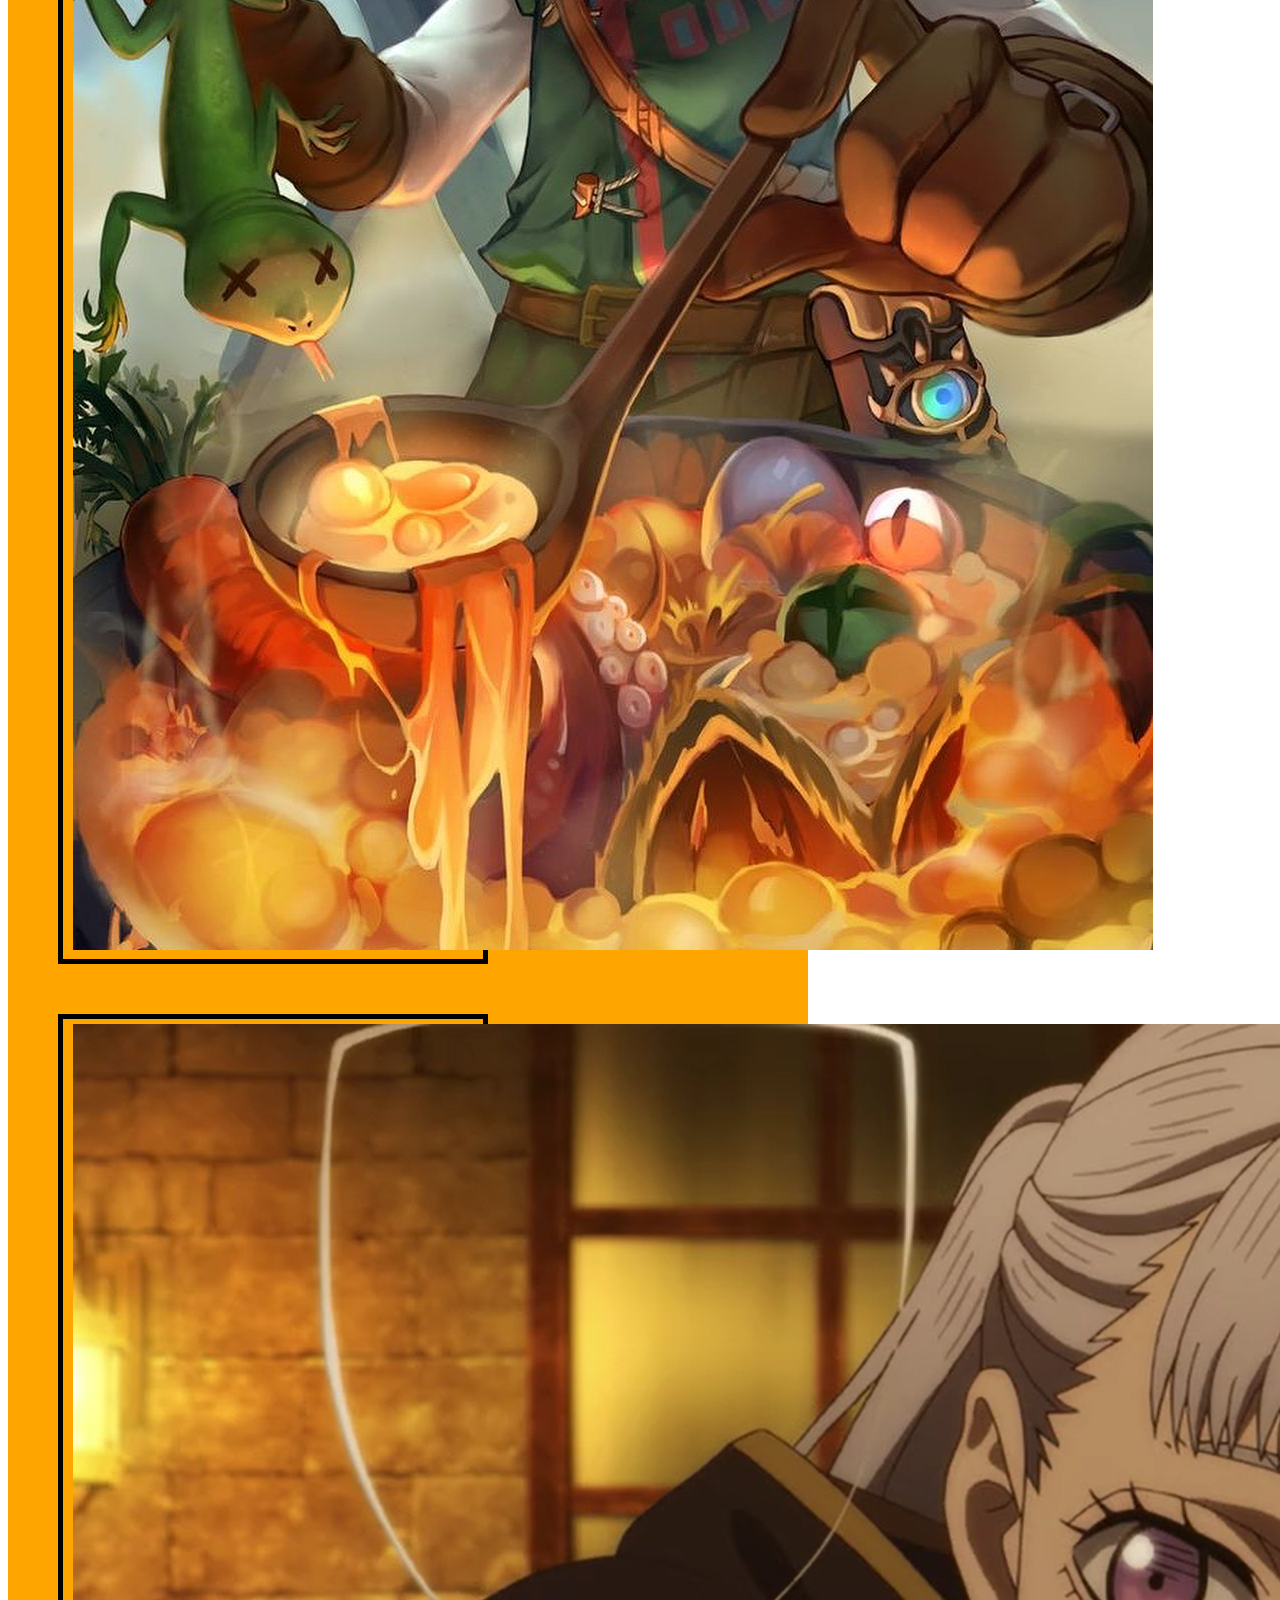
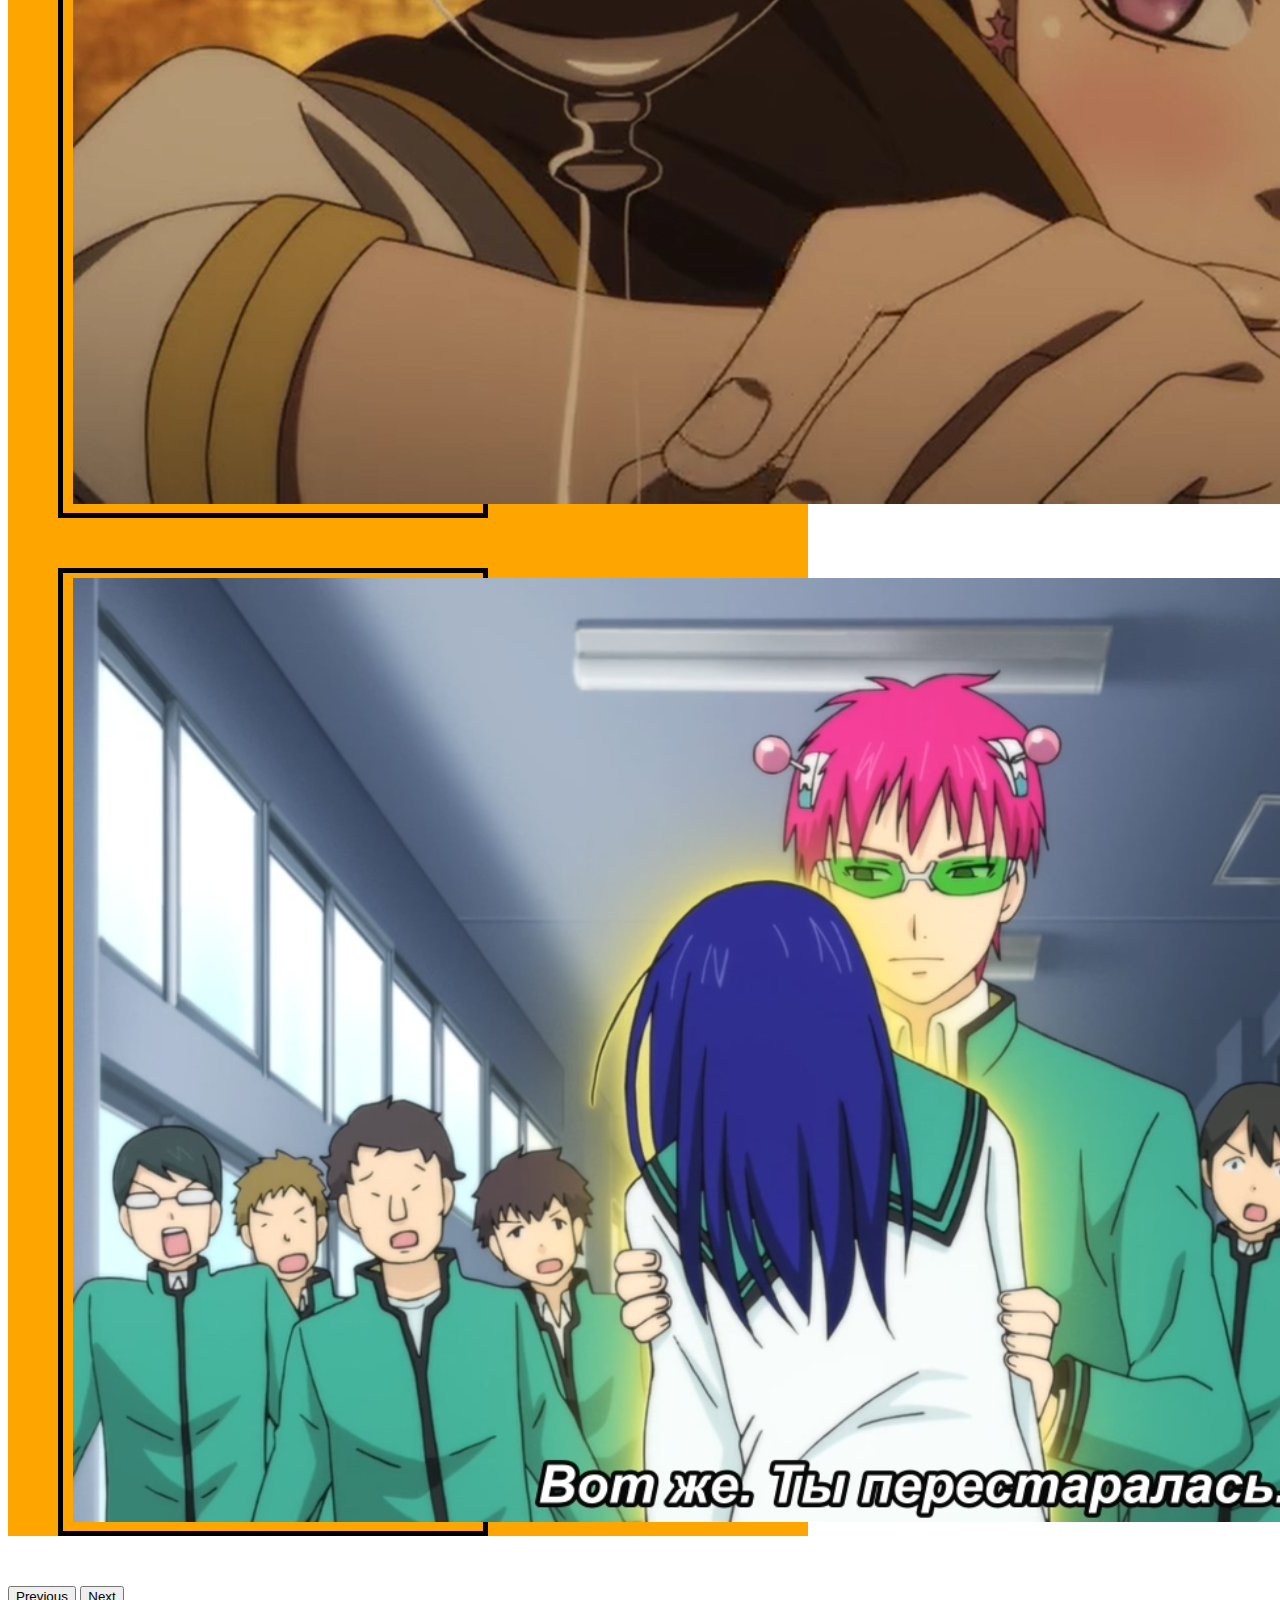
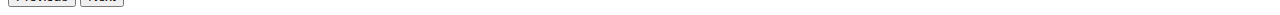
<file: task4/index.html>
<!DOCTYPE html>
<html lang="ru">
<head>
    <meta charset="UTF-8">
    <title>моя страница</title>    
    <link href="https://cdn.jsdelivr.net/npm/bootstrap@5.3.2/dist/css/bootstrap.min.css" rel="stylesheet" integrity="sha384-T3c6CoIi6uLrA9TneNEoa7RxnatzjcDSCmG1MXxSR1GAsXEV/Dwwykc2MPK8M2HN" crossorigin="anonymous">
    <script src="https://cdn.jsdelivr.net/npm/bootstrap@5.3.2/dist/js/bootstrap.bundle.min.js" integrity="sha384-C6RzsynM9kWDrMNeT87bh95OGNyZPhcTNXj1NW7RuBCsyN/o0jlpcV8Qyq46cDfL" crossorigin="anonymous"></script>
    <link rel="stylesheet" type="text/css" href="style.css">
</head>
<body background="img/Fon.jpg";
background-attachment: fixed;>
    <div class="container" style="width: 800px;">
        <div id="menu">
            
        </div>
        <div class="card">
            <img src="img/wer.jpg" class="card-img-top">
            <div class="card-body">
                <h5 class="card-title">
                    О себе
                </h5>
                <p class="card-text">
                    Ясно что это не я)
                </p>
                <a href="index2.html" class="btn btn-outline-primary btn-sm">
                    Подробнее
                </a>       
            </div>            
        </div>
        <div id="carouselExample" class="carousel slide">
            <div class="carousel-inner">
                <div class="carousel-item active pic">
                  <img src="img/One.jpg" class="d-block w-100" alt="...">
                </div>
                <div class="carousel-item pic">
                  <img src="img/vole.png" class="d-block w-100" alt="...">
                </div>
                <div class="carousel-item pic">
                  <img src="img/Two.jpg" class="d-block w-100" alt="...">
                </div>
            </div>
            <button class="carousel-control-prev" type="button" data-bs-target="#carouselExample" data-bs-slide="prev">
                <span class="carousel-control-prev-icon" aria-hidden="true"></span>
                <span class="visually-hidden">Previous</span>
            </button>
            <button class="carousel-control-next" type="button" data-bs-target="#carouselExample" data-bs-slide="next">
                <span class="carousel-control-next-icon" aria-hidden="true"></span>
                <span class="visually-hidden">Next</span>
            </button>
        </div>
    </div>
    <script src="https://cdn.jsdelivr.net/npm/jquery@3.7.1/dist/jquery.min.js">

    </script>
    <script src="menu.js">
        
    </script>

</body>
</html>
</file>
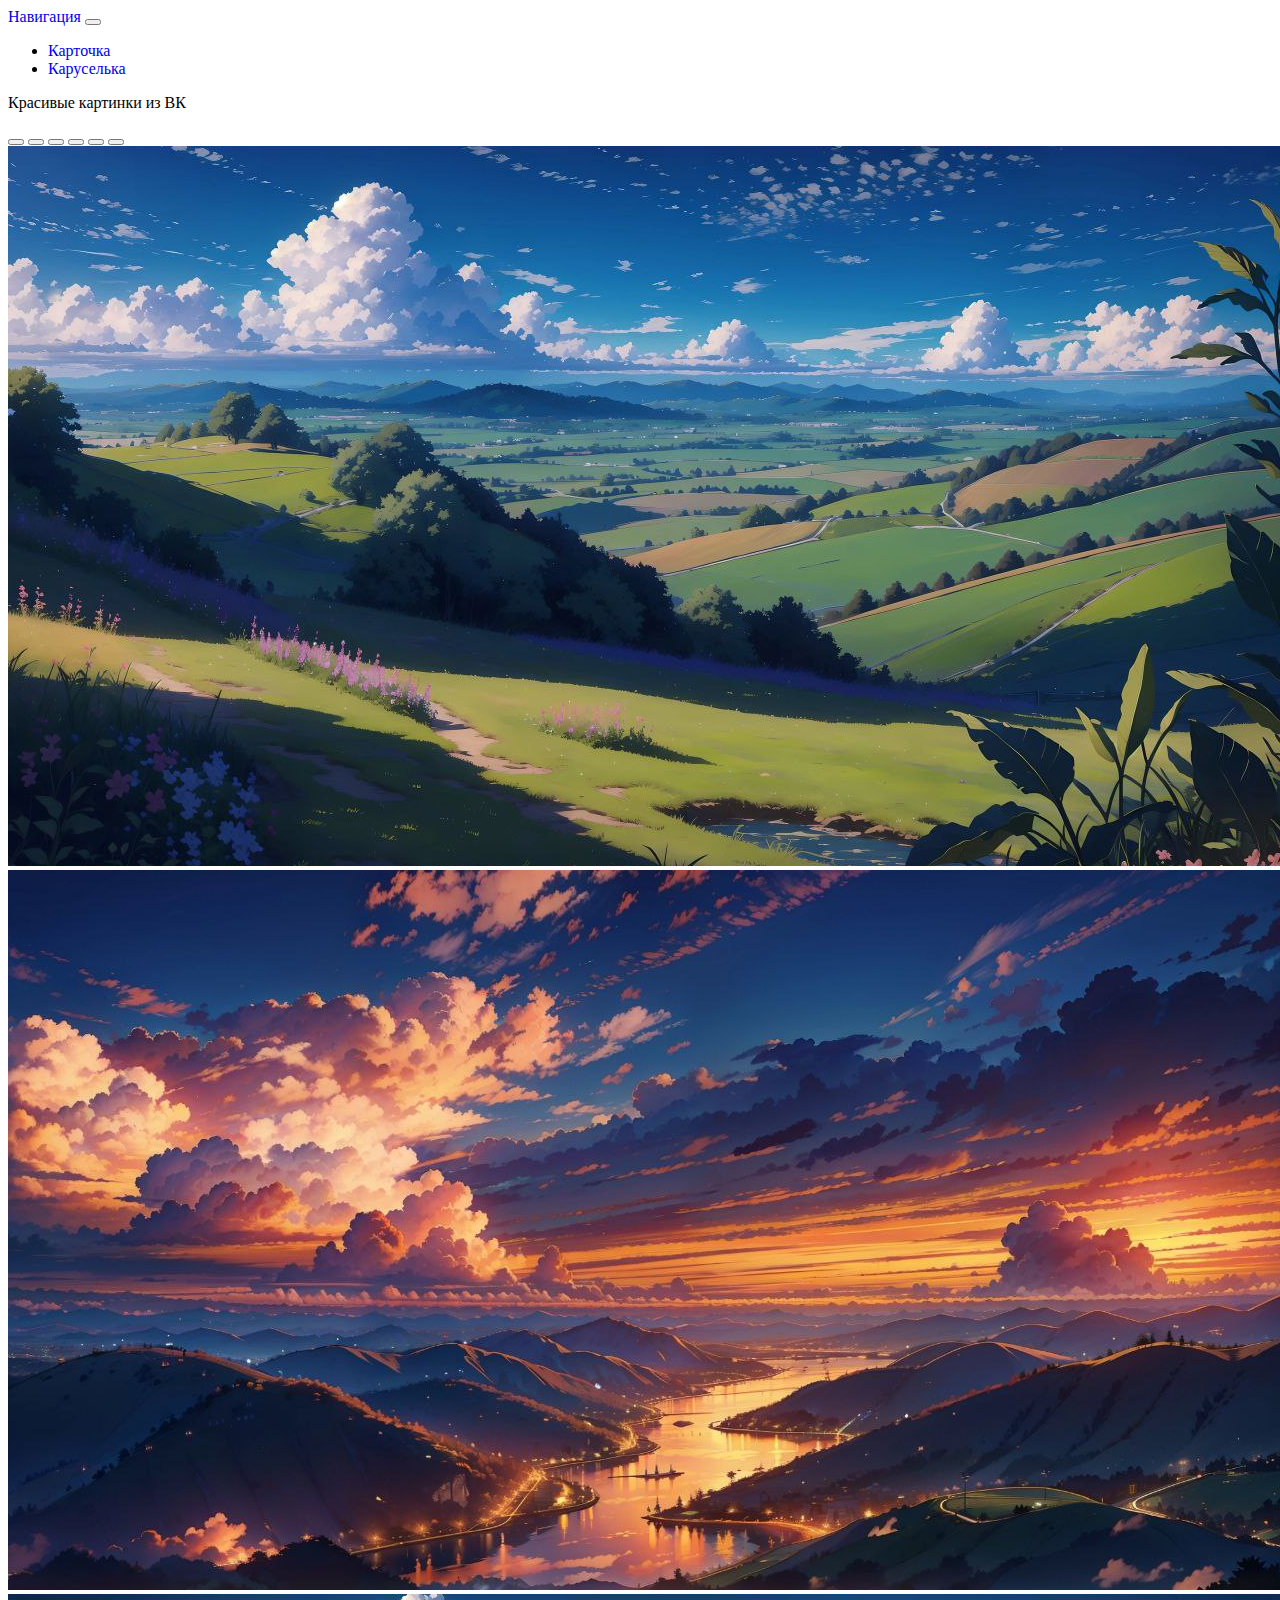
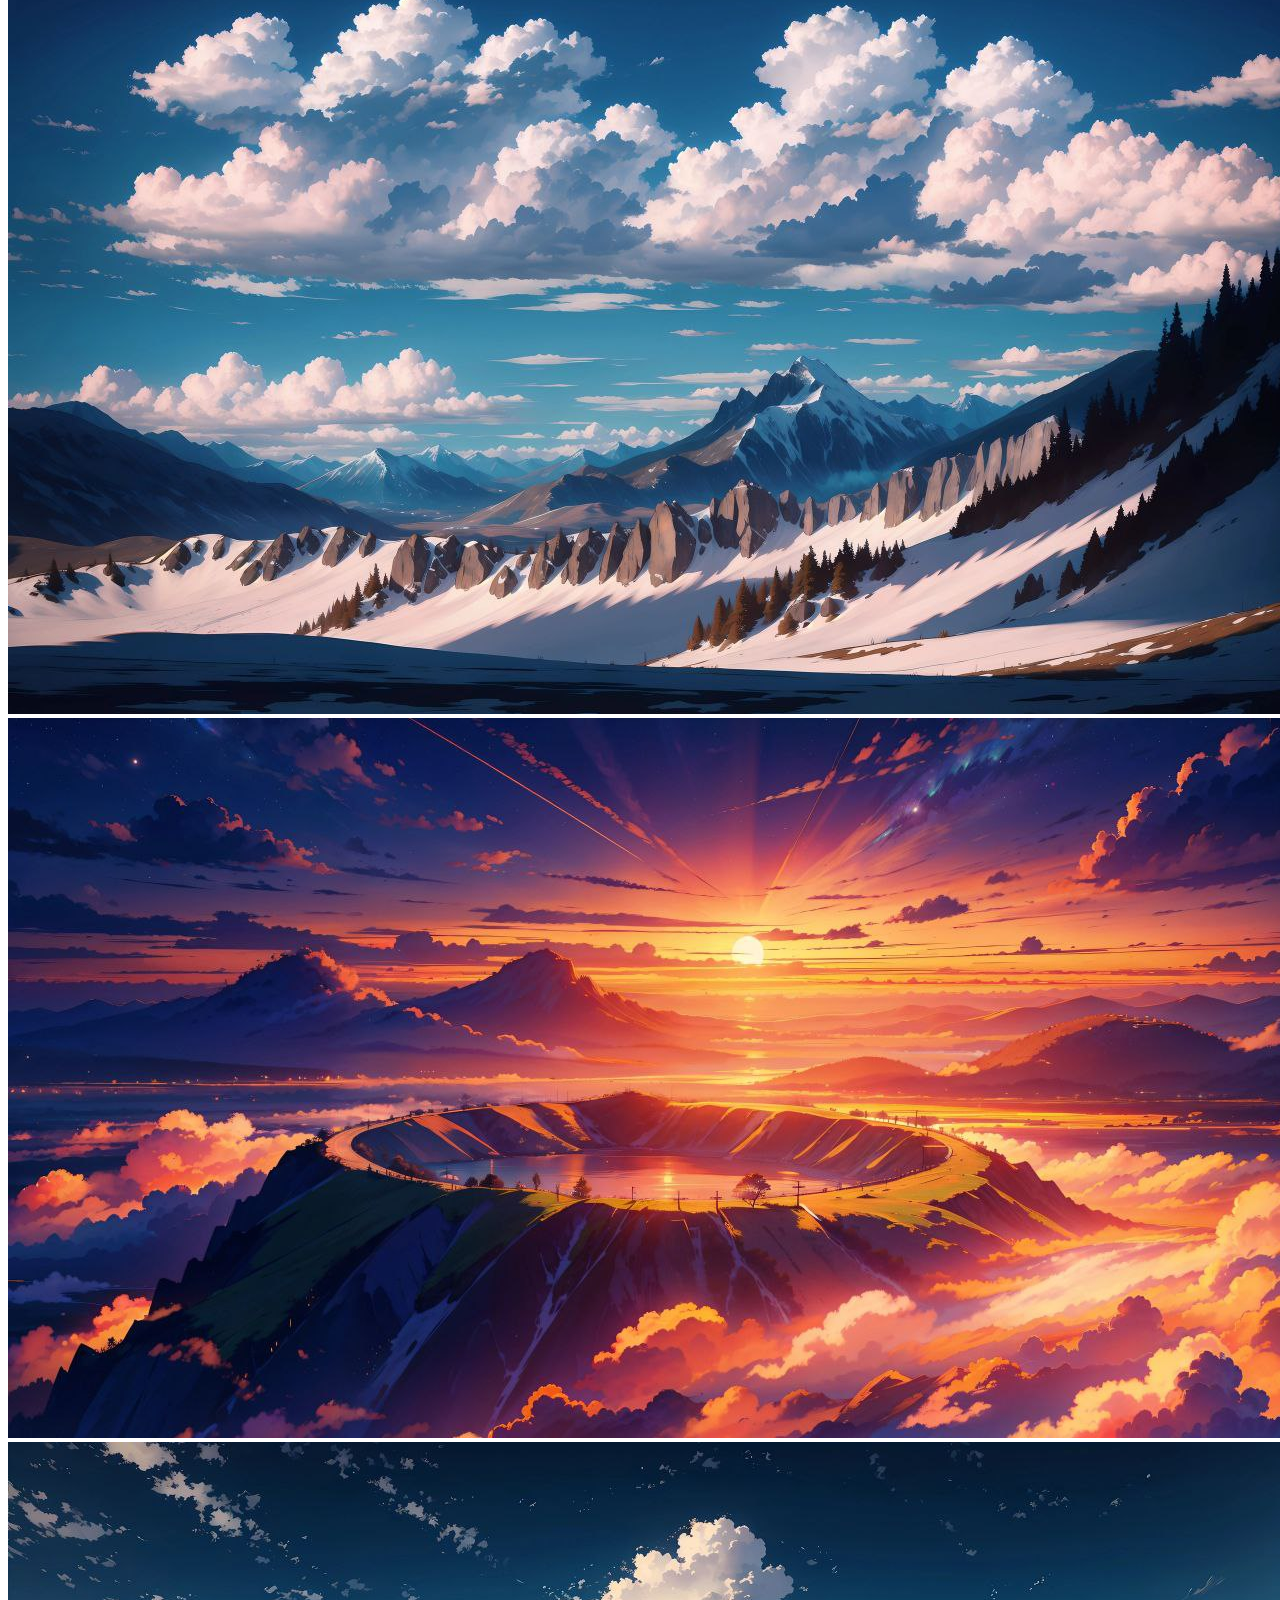
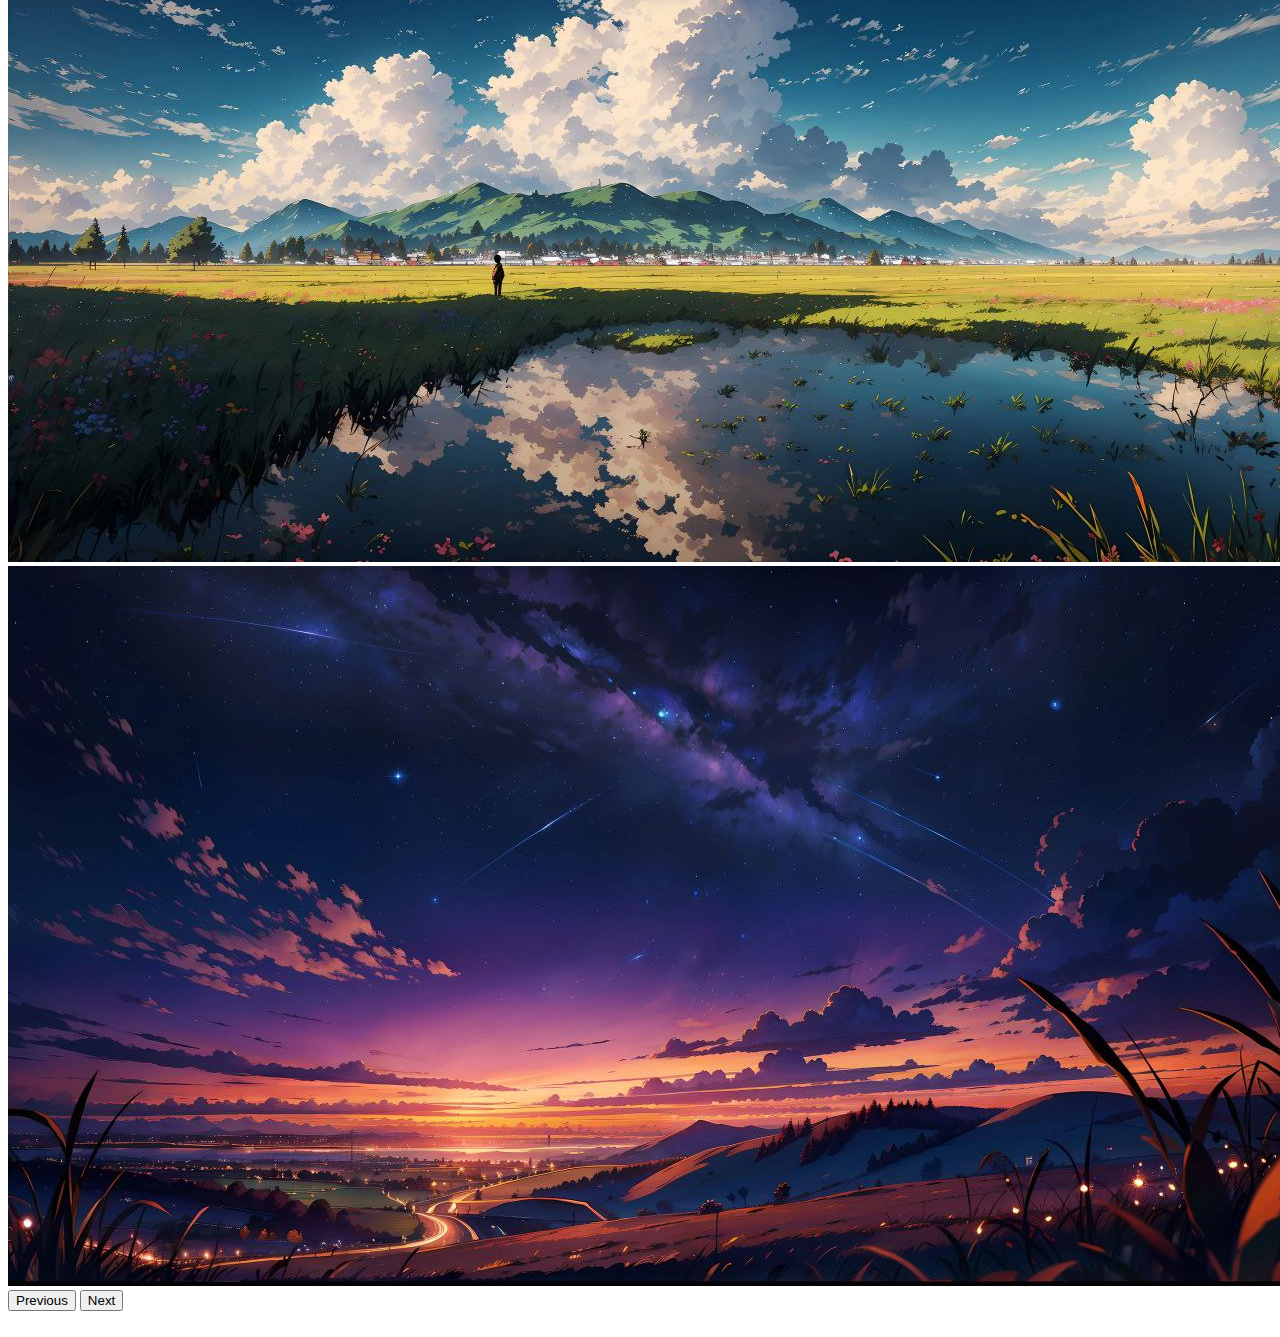
<file: index2.html>
<!DOCTYPE html>
<html>
<head>
	<meta charset="utf-8">
	<meta name="viewport" content="width=device-width, initial-scale=1">
	<title>Задание 2</title>
	<link href="https://cdn.jsdelivr.net/npm/bootstrap@5.3.2/dist/css/bootstrap.min.css" rel="stylesheet" integrity="sha384-T3c6CoIi6uLrA9TneNEoa7RxnatzjcDSCmG1MXxSR1GAsXEV/Dwwykc2MPK8M2HN" crossorigin="anonymous">
    <script src="https://cdn.jsdelivr.net/npm/bootstrap@5.3.2/dist/js/bootstrap.bundle.min.js" integrity="sha384-C6RzsynM9kWDrMNeT87bh95OGNyZPhcTNXj1NW7RuBCsyN/o0jlpcV8Qyq46cDfL" crossorigin="anonymous"></script>
    <link rel="stylesheet" type="text/css" href="style/style.css">
</head>
<body>
	<div class="container" style="width: 600px;">
		<nav class="navbar navbar-expand-lg bg-body-tertiary">
  			<div class="container-fluid">
    			<a class="navbar-brand" href="#">Навигация</a>
    			<button class="navbar-toggler" type="button" data-bs-toggle="collapse" data-bs-target="#navbarText" aria-controls="navbarText" aria-expanded="false" aria-label="Toggle navigation">
      				<span class="navbar-toggler-icon"></span>
    			</button>
	    		<div class="collapse navbar-collapse" id="navbarText">
		      		<ul class="navbar-nav me-auto mb-2 mb-lg-0">
		        		<li class="nav-item">
		          			<a class="nav-link" href="index.html">Карточка</a>
		        		</li>
		        		<li class="nav-item">
		          			<a class="nav-link active" aria-current="page" href="index2.html">Каруселька</a>
		        		</li>
		        		
		      		</ul>
		      		<!-- <span class="navbar-text">
		        		Navbar text with an inline element
		      		</span> -->
	    		</div>
  			</div>
		</nav>
		<p>Красивые картинки из ВК</p>
		<div id="carouselExampleIndicators" class="carousel slide">
  			<div class="carousel-indicators">
			    <button type="button" data-bs-target="#carouselExampleIndicators" data-bs-slide-to="0" class="active" aria-current="true" aria-label="Slide 1"></button>
			    <button type="button" data-bs-target="#carouselExampleIndicators" data-bs-slide-to="1" aria-label="Slide 2"></button>
			    <button type="button" data-bs-target="#carouselExampleIndicators" data-bs-slide-to="2" aria-label="Slide 3"></button>
			    <button type="button" data-bs-target="#carouselExampleIndicators" data-bs-slide-to="3" aria-label="Slide 4"></button>
			    <button type="button" data-bs-target="#carouselExampleIndicators" data-bs-slide-to="4" aria-label="Slide 5"></button>
			    <button type="button" data-bs-target="#carouselExampleIndicators" data-bs-slide-to="5" aria-label="Slide 6"></button>
			</div>
			<div class="carousel-inner">
			    <div class="carousel-item active">
			    	<img src="img/fon1.jpg" class="d-block w-100" alt="...">
			    </div>
			    <div class="carousel-item">
			    	<img src="img/fon2.jpg" class="d-block w-100" alt="...">
			    </div>
			    <div class="carousel-item">
			    	<img src="img/fon3.jpg" class="d-block w-100" alt="...">
			    </div>
			    <div class="carousel-item">
			    	<img src="img/fon4.jpg" class="d-block w-100" alt="...">
			    </div>
			    <div class="carousel-item">
			    	<img src="img/fon5.jpg" class="d-block w-100" alt="...">
			    </div>
			    <div class="carousel-item">
			    	<img src="img/fon6.jpg" class="d-block w-100" alt="...">
			    </div>
			</div>
			<button class="carousel-control-prev" type="button" data-bs-target="#carouselExampleIndicators" data-bs-slide="prev">
				<span class="carousel-control-prev-icon" aria-hidden="true"></span>
			    <span class="visually-hidden">Previous</span>
			</button>
			<button class="carousel-control-next" type="button" data-bs-target="#carouselExampleIndicators" data-bs-slide="next">
			    <span class="carousel-control-next-icon" aria-hidden="true"></span>
			    <span class="visually-hidden">Next</span>
			</button>
		</div><br>

	</div>
</body>
</html>
</file>
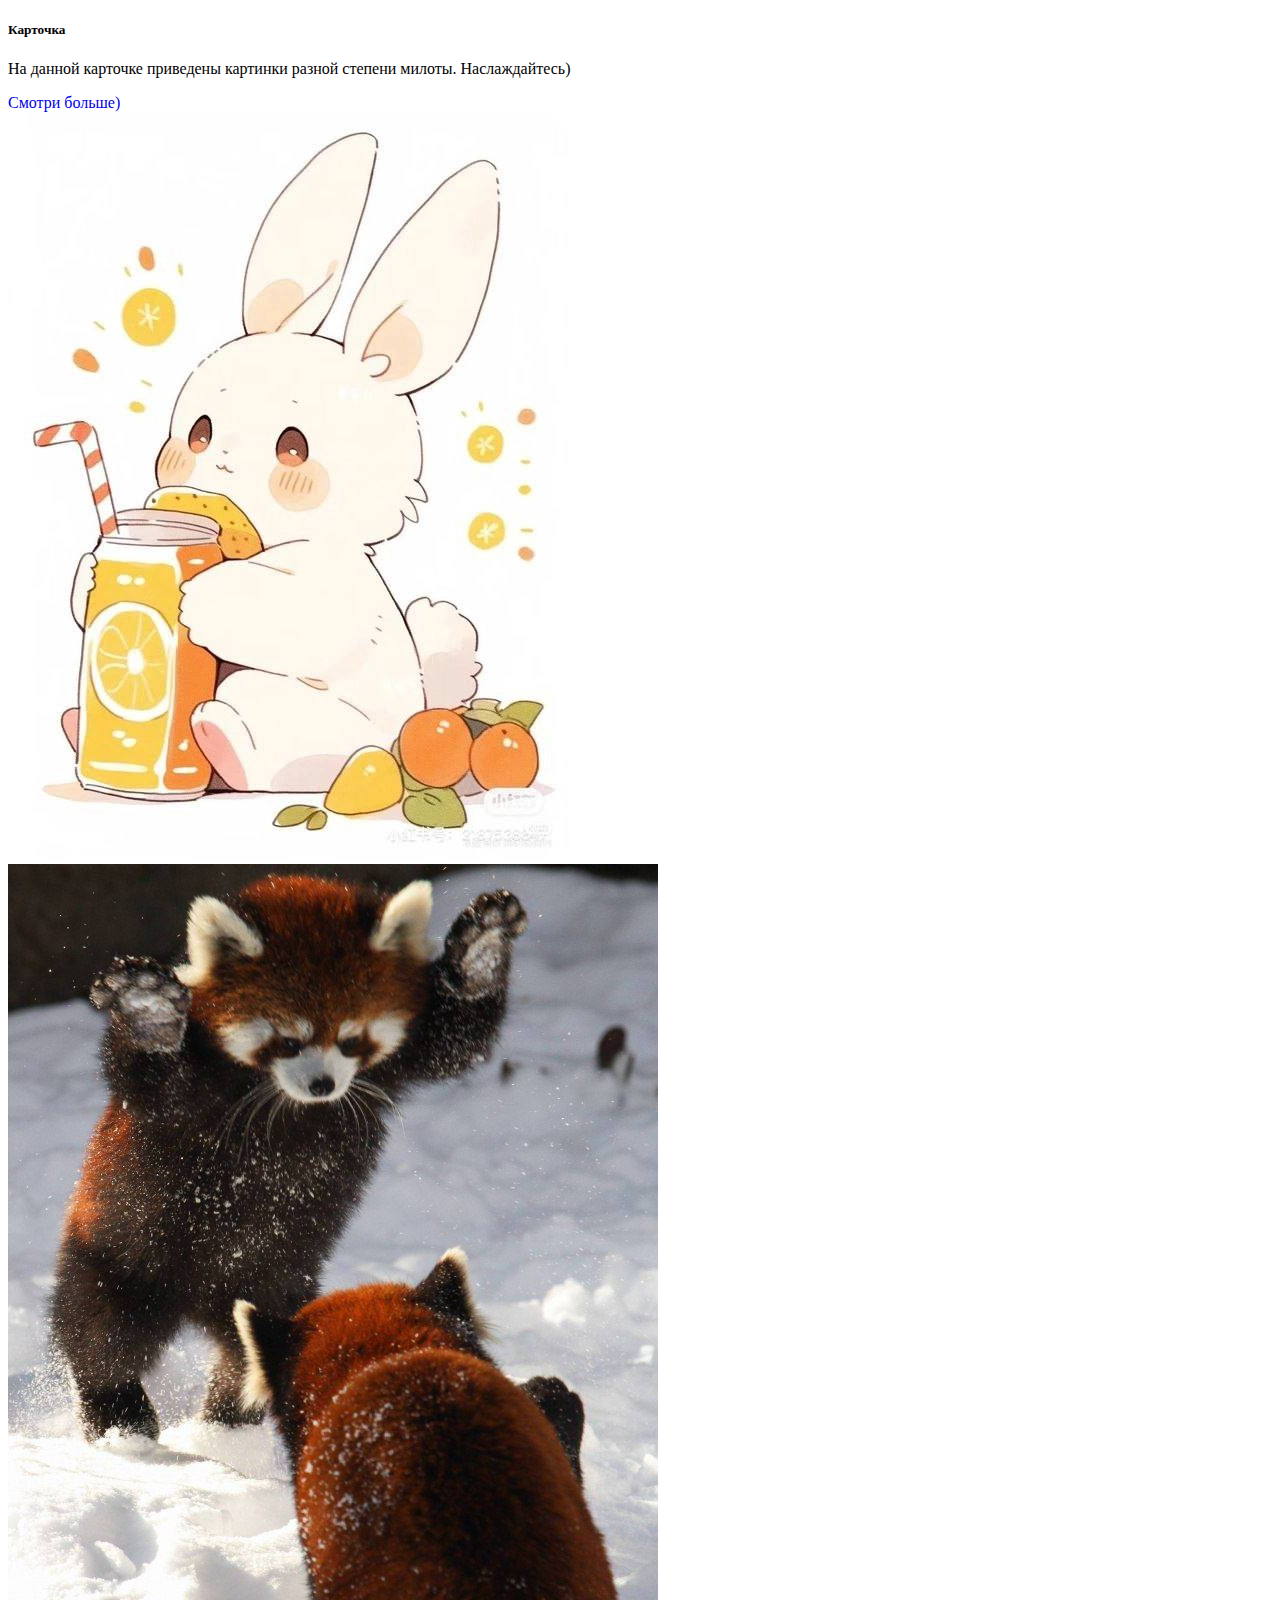
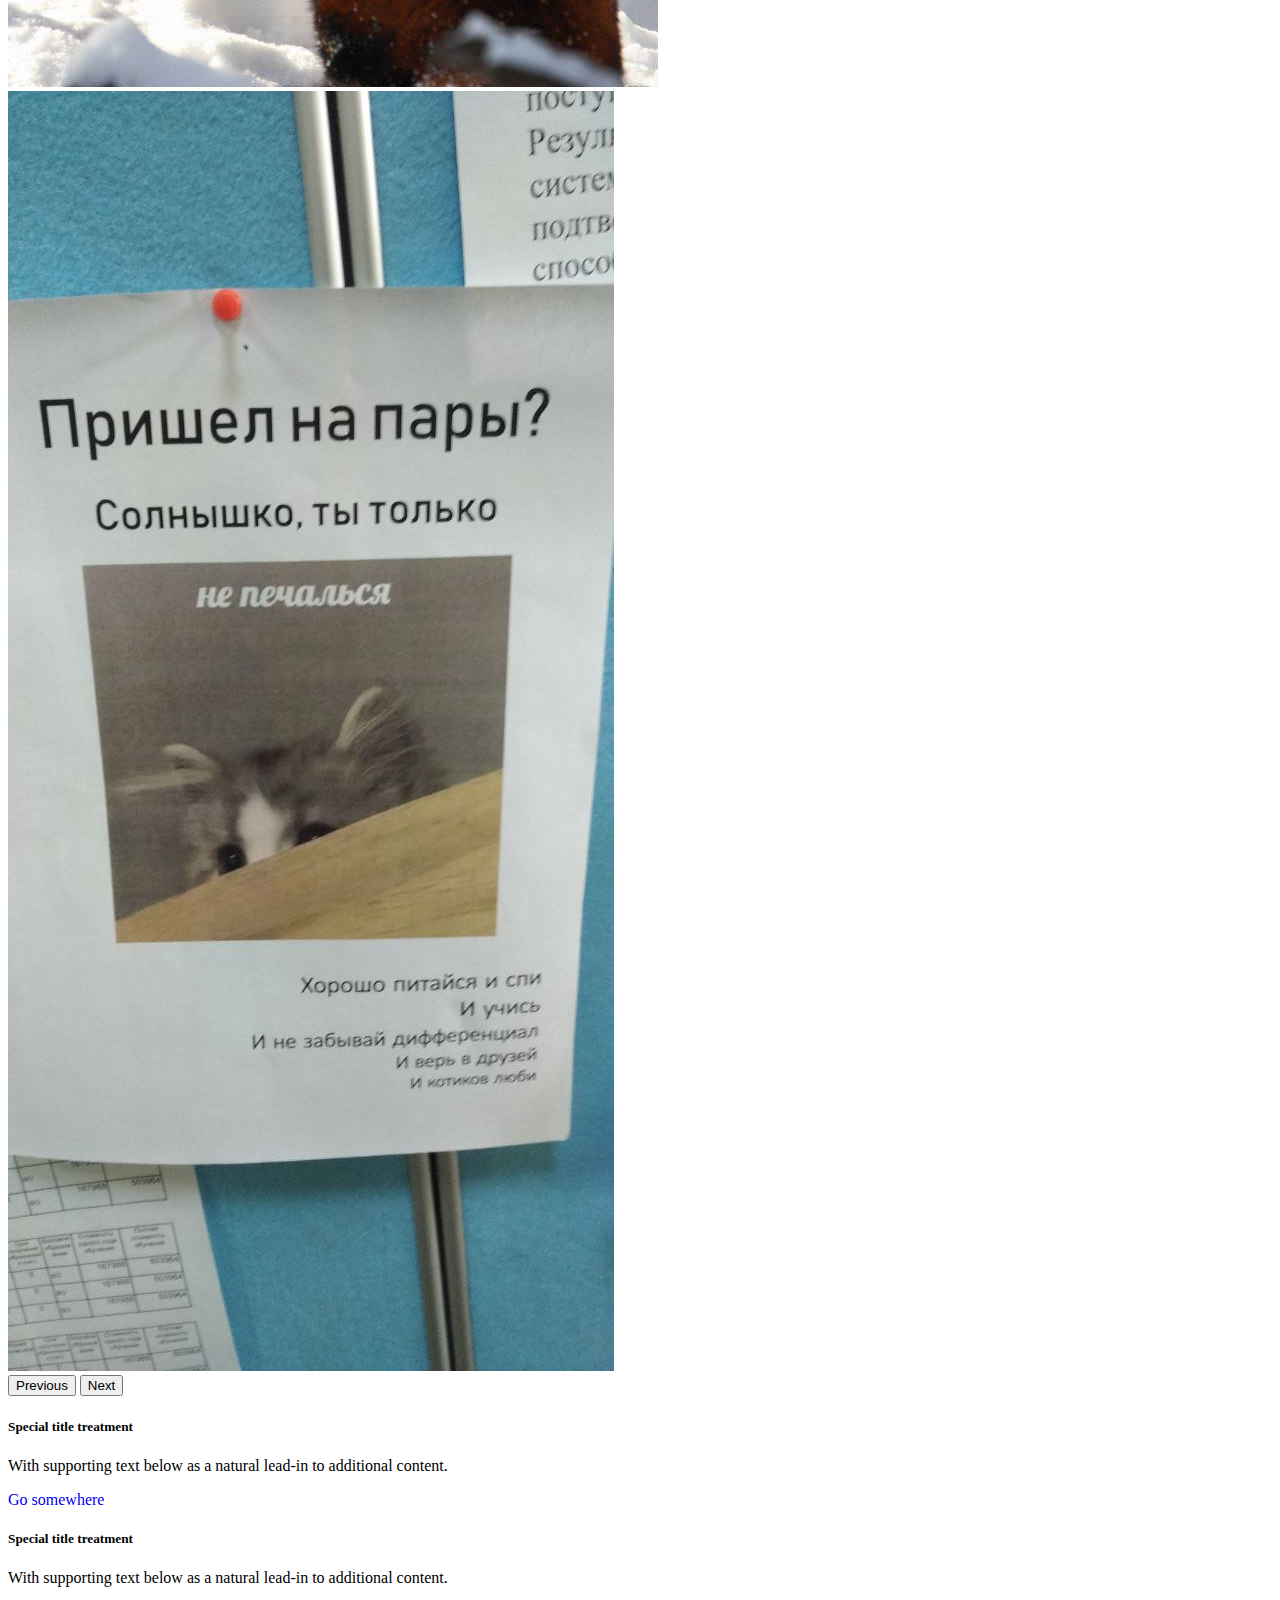
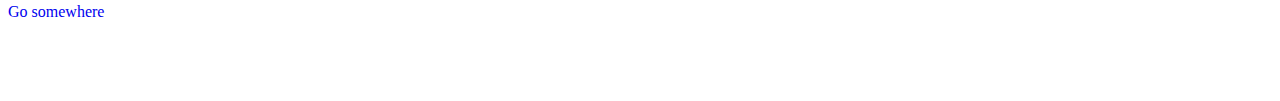
<file: proba1.html>
<!DOCTYPE html>
<html>
<head>
	<meta charset="utf-8">
	<meta name="viewport" content="width=device-width, initial-scale=1">
	<title>эксперимент</title>
	<link href="https://cdn.jsdelivr.net/npm/bootstrap@5.3.2/dist/css/bootstrap.min.css" rel="stylesheet" integrity="sha384-T3c6CoIi6uLrA9TneNEoa7RxnatzjcDSCmG1MXxSR1GAsXEV/Dwwykc2MPK8M2HN" crossorigin="anonymous">
    <script src="https://cdn.jsdelivr.net/npm/bootstrap@5.3.2/dist/js/bootstrap.bundle.min.js" integrity="sha384-C6RzsynM9kWDrMNeT87bh95OGNyZPhcTNXj1NW7RuBCsyN/o0jlpcV8Qyq46cDfL" crossorigin="anonymous"></script>
    <link rel="stylesheet" type="text/css" href="style/style.css">
</head>
<body>
	<div class="container" style="width: 800px;">




		
		<div class="row">
		  	<div class="col-sm-4 mb-3 mb-sm-0">
		    	<div class="card" style="width: auto;">
					<div id="carouselExampleIndicators2" class="carousel slide">
						<div class="carousel-inner">
						    <div class="carousel-item active">
						    	<div class="card-body">
									<h5 class="card-title">Карточка</h5>
									<p class="card-text">На данной карточке приведены картинки разной степени милоты. Наслаждайтесь)</p>
				    				<a href="https://yandex.ru/images/search?from=tabbar&img_url=https%3A%2F%2Fimg2.reactor.cc%2Fpics%2Fpost%2Ffull%2F%25D0%25BA%25D0%25BE%25D1%2582%25D1%258D-%25D0%25BC%25D0%25B8%25D0%25BB%25D0%25BE%25D1%2582%25D0%25B0-3978616.jpeg&lr=16&p=1&pos=36&rpt=simage&text=милые%20картинки" class="btn btn-primary btn-sm">Смотри больше)</a>
								</div>
						    </div>
						    <div class="carousel-item">
						    	<img src="img/krol.jpg" class="d-block w-100" alt="...">
						    </div>
						    <div class="carousel-item">
						    	<img src="img/panda2.jpg" class="d-block w-100" alt="...">
						    </div>
						    <div class="carousel-item">
						    	<img src="img/kot.jpg" class="d-block w-100" alt="...">
						    </div>
						</div>
						<button class="carousel-control-prev" type="button" data-bs-target="#carouselExampleIndicators2" data-bs-slide="prev">
							<span class="carousel-control-prev-icon" aria-hidden="true"></span>
						    <span class="visually-hidden">Previous</span>
						</button>
						<button class="carousel-control-next" type="button" data-bs-target="#carouselExampleIndicators2" data-bs-slide="next">
						    <span class="carousel-control-next-icon" aria-hidden="true"></span>
						    <span class="visually-hidden">Next</span>
						</button>
					</div>
					
				</div>
		  	</div>
		  	<div class="col-sm-4">
		    	<div class="card">
		      		<div class="card-body">
		        		<h5 class="card-title">Special title treatment</h5>
		        		<p class="card-text">With supporting text below as a natural lead-in to additional content.</p>
		        		<a href="#" class="btn btn-primary">Go somewhere</a>
		      		</div>
		    	</div>
		  	</div>
		  	<div class="col-sm-4">
		    	<div class="card">
		      		<div class="card-body">
		        		<h5 class="card-title">Special title treatment</h5>
		        		<p class="card-text">With supporting text below as a natural lead-in to additional content.</p>
		        		<a href="#" class="btn btn-primary">Go somewhere</a>
		      		</div>
		    	</div>
		  	</div>

		</div>

		






		<br><br><br><br>
	</div>

</body>
</html>
</file>
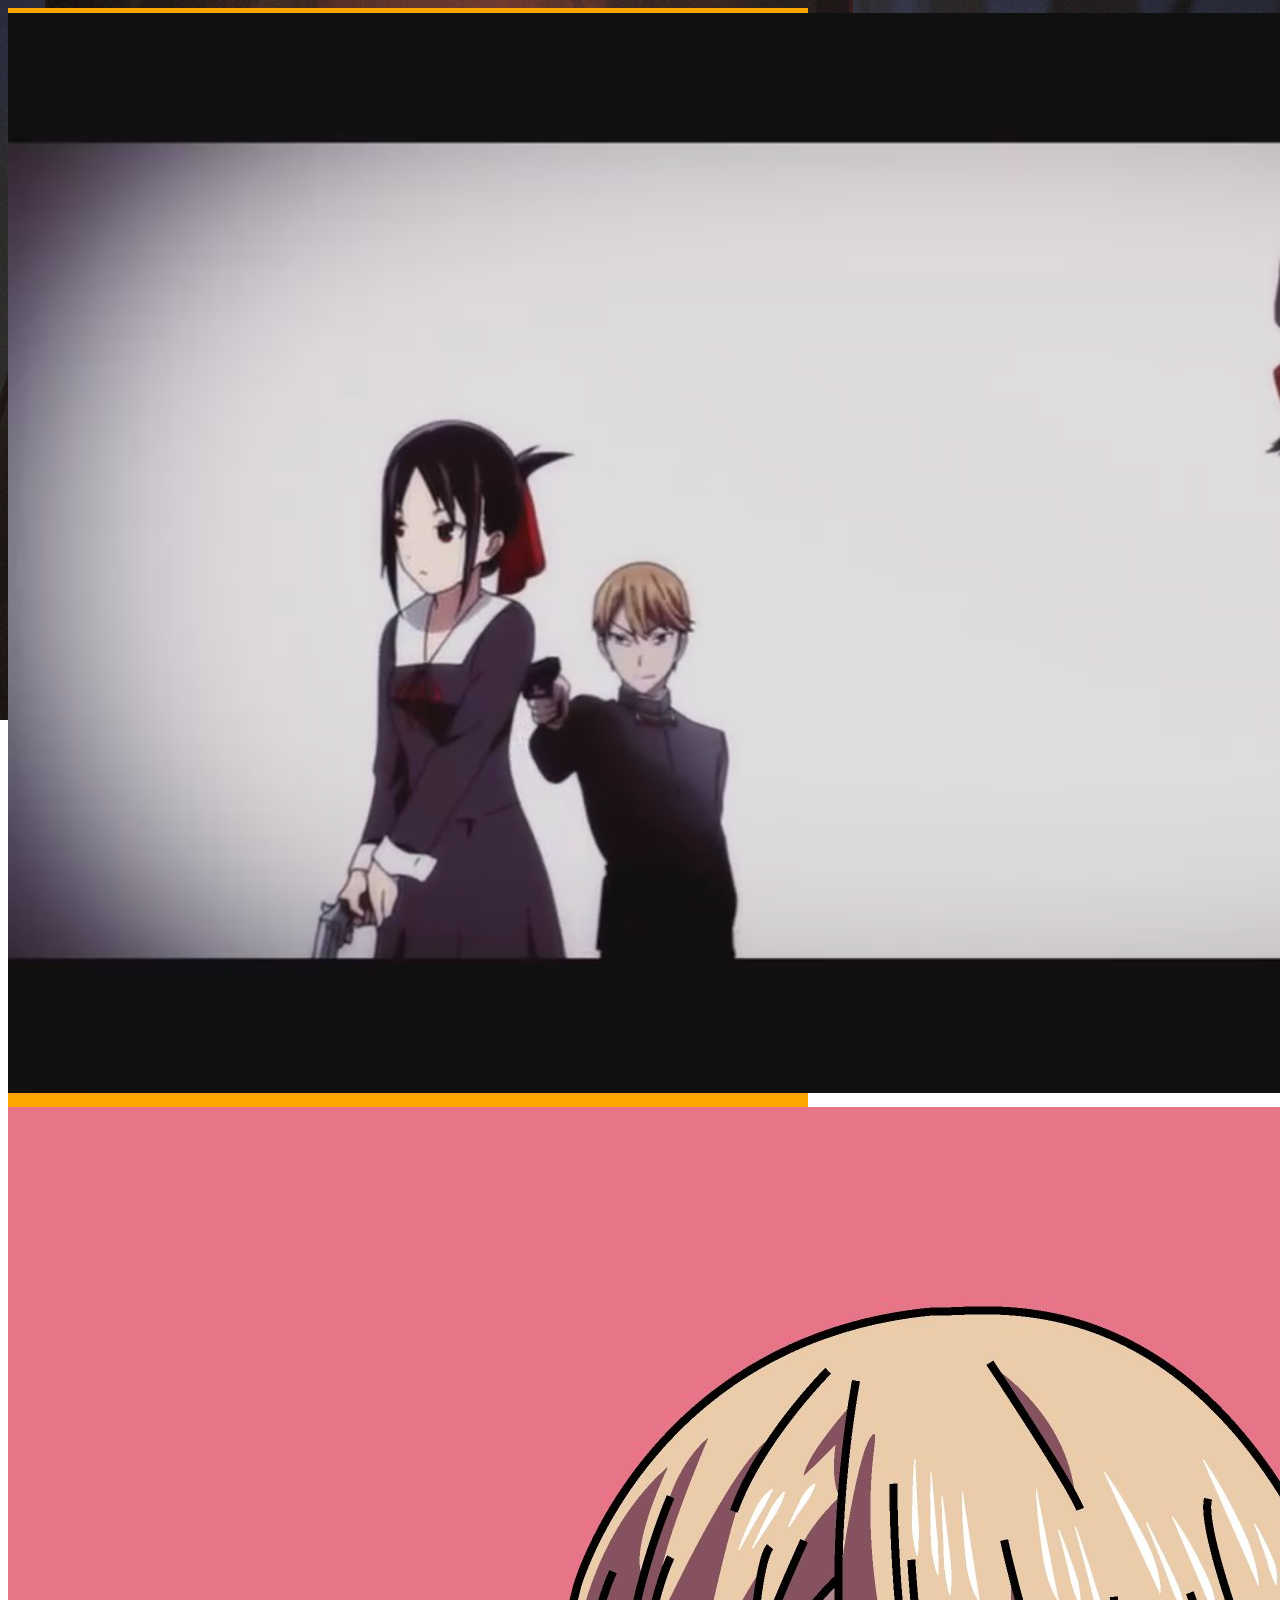
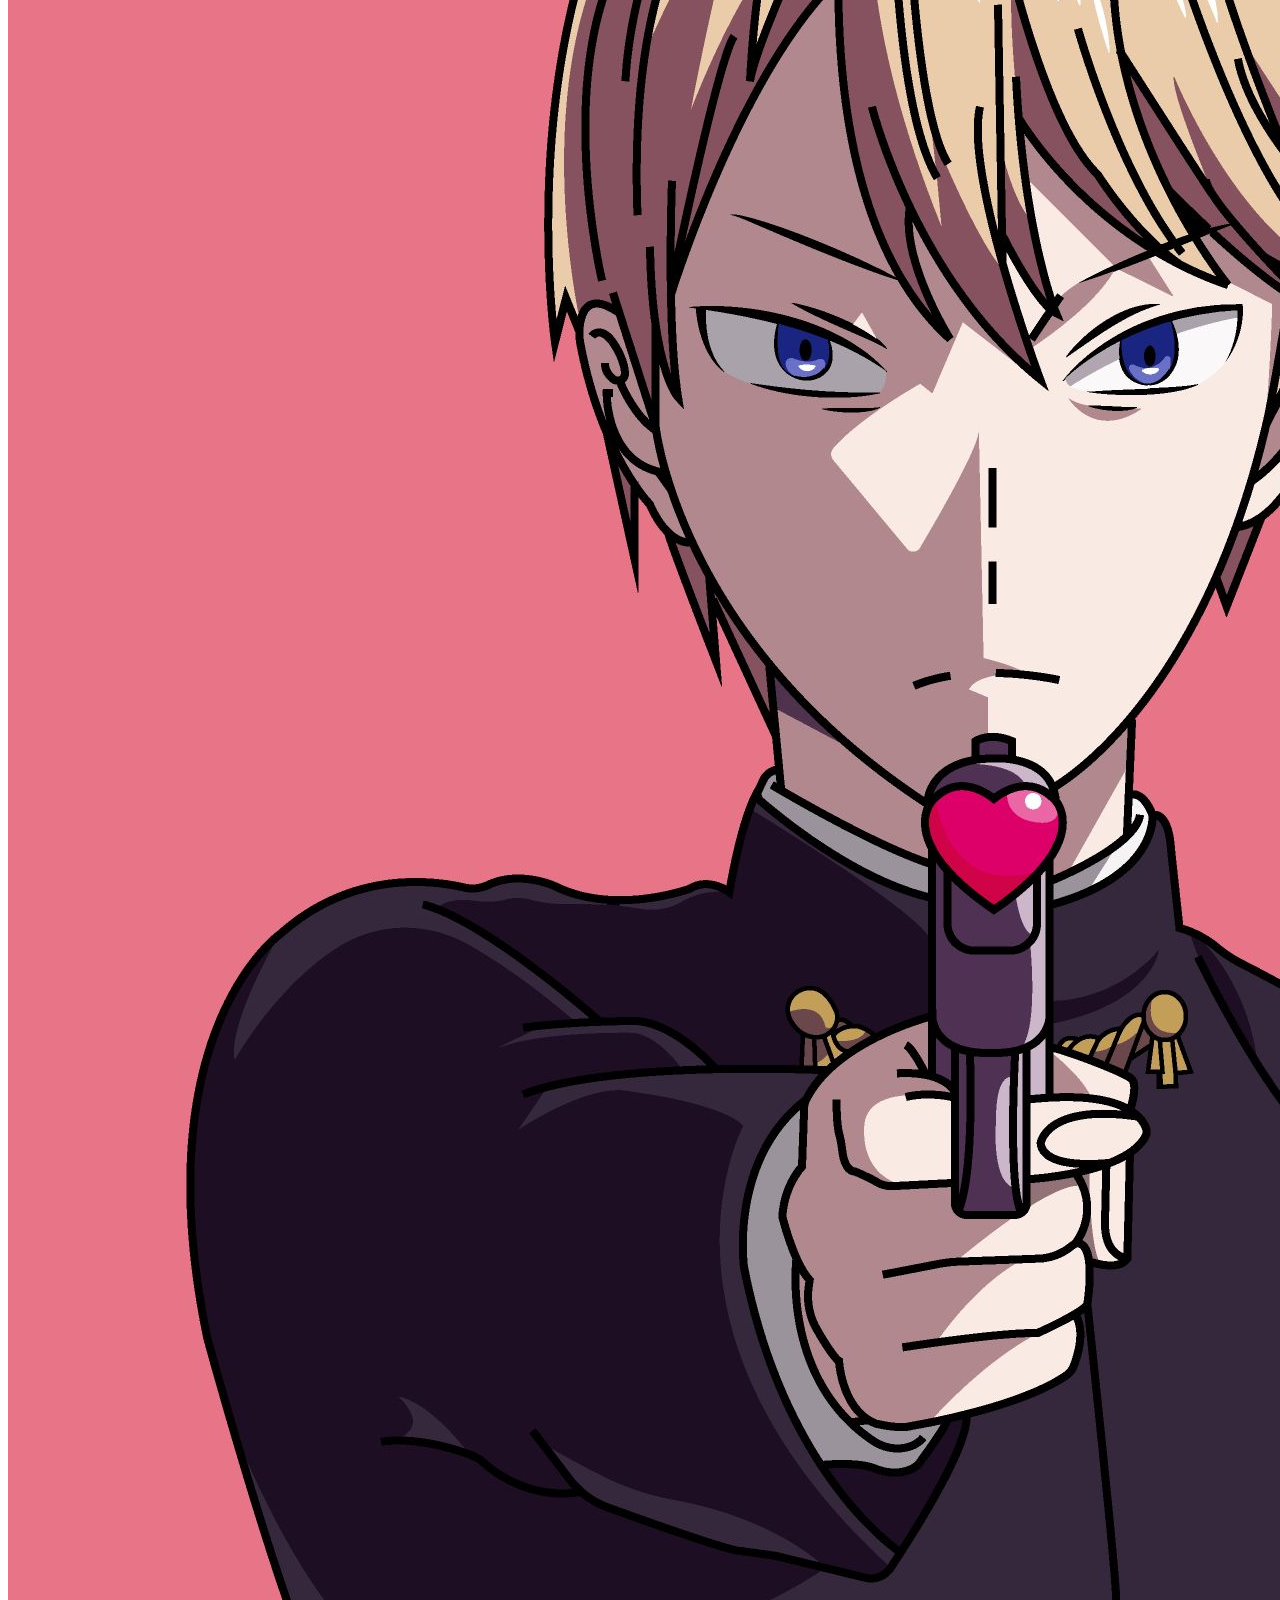
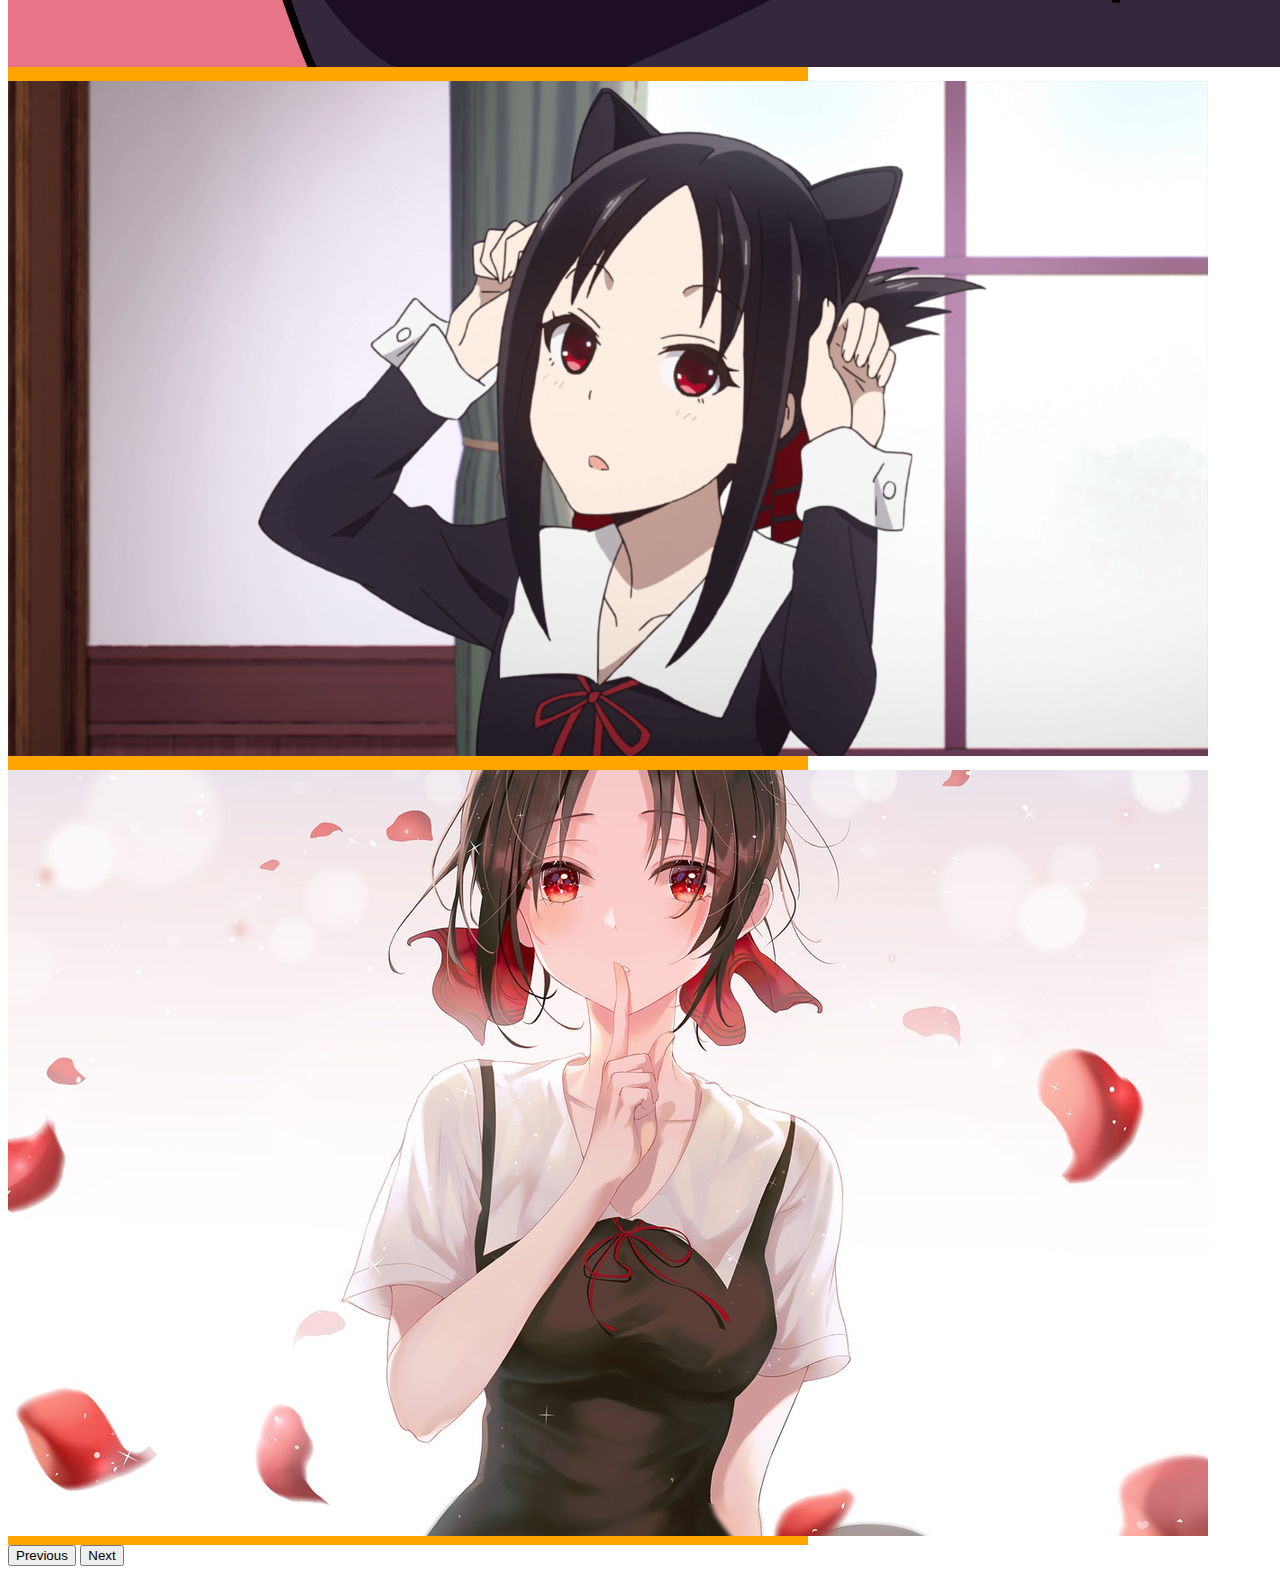
<file: task4/index2.html>
<!DOCTYPE html>
<html>
<head>
	<meta charset="utf-8">
	<meta name="viewport" content="width=device-width, initial-scale=1">
	<title>Вторая страница</title>
	<link href="https://cdn.jsdelivr.net/npm/bootstrap@5.3.2/dist/css/bootstrap.min.css" rel="stylesheet" integrity="sha384-T3c6CoIi6uLrA9TneNEoa7RxnatzjcDSCmG1MXxSR1GAsXEV/Dwwykc2MPK8M2HN" crossorigin="anonymous">
    <script src="https://cdn.jsdelivr.net/npm/bootstrap@5.3.2/dist/js/bootstrap.bundle.min.js" integrity="sha384-C6RzsynM9kWDrMNeT87bh95OGNyZPhcTNXj1NW7RuBCsyN/o0jlpcV8Qyq46cDfL" crossorigin="anonymous"></script>
	<link rel="stylesheet" type="text/css" href="style.css">

</head>
<body>
	<div class="container" style="width: 800px;">
		  
		<div id="carouselExample" class="carousel slide">
		  <div class="carousel-inner">
		    <div class="carousel-item active">
		      <img src="img/Kaguya1.png" class="d-block w-100" alt="...">
		    </div>
		    <div class="carousel-item">
		      <img src="img/Kaguya2.jpeg" class="d-block w-100" alt="...">
		    </div>
		    <div class="carousel-item">
		      <img src="img/Kaguya3.png" class="d-block w-100" alt="...">
		    </div>
		    <div class="carousel-item">
		      <img src="img/Kaguya4.png" class="d-block w-100" alt="...">
		    </div>
		  </div>
		  <button class="carousel-control-prev" type="button" data-bs-target="#carouselExample" data-bs-slide="prev">
		    <span class="carousel-control-prev-icon" aria-hidden="true"></span>
		    <span class="visually-hidden">Previous</span>
		  </button>
		  <button class="carousel-control-next" type="button" data-bs-target="#carouselExample" data-bs-slide="next">
		    <span class="carousel-control-next-icon" aria-hidden="true"></span>
		    <span class="visually-hidden">Next</span>
		  </button>
		</div>
	</div>
   <script src="https://cdn.jsdelivr.net/npm/jquery@3.7.1/dist/jquery.min.js">

    </script>
    <script src="menu.js">
        
    </script>


</body>
</html>
</file>
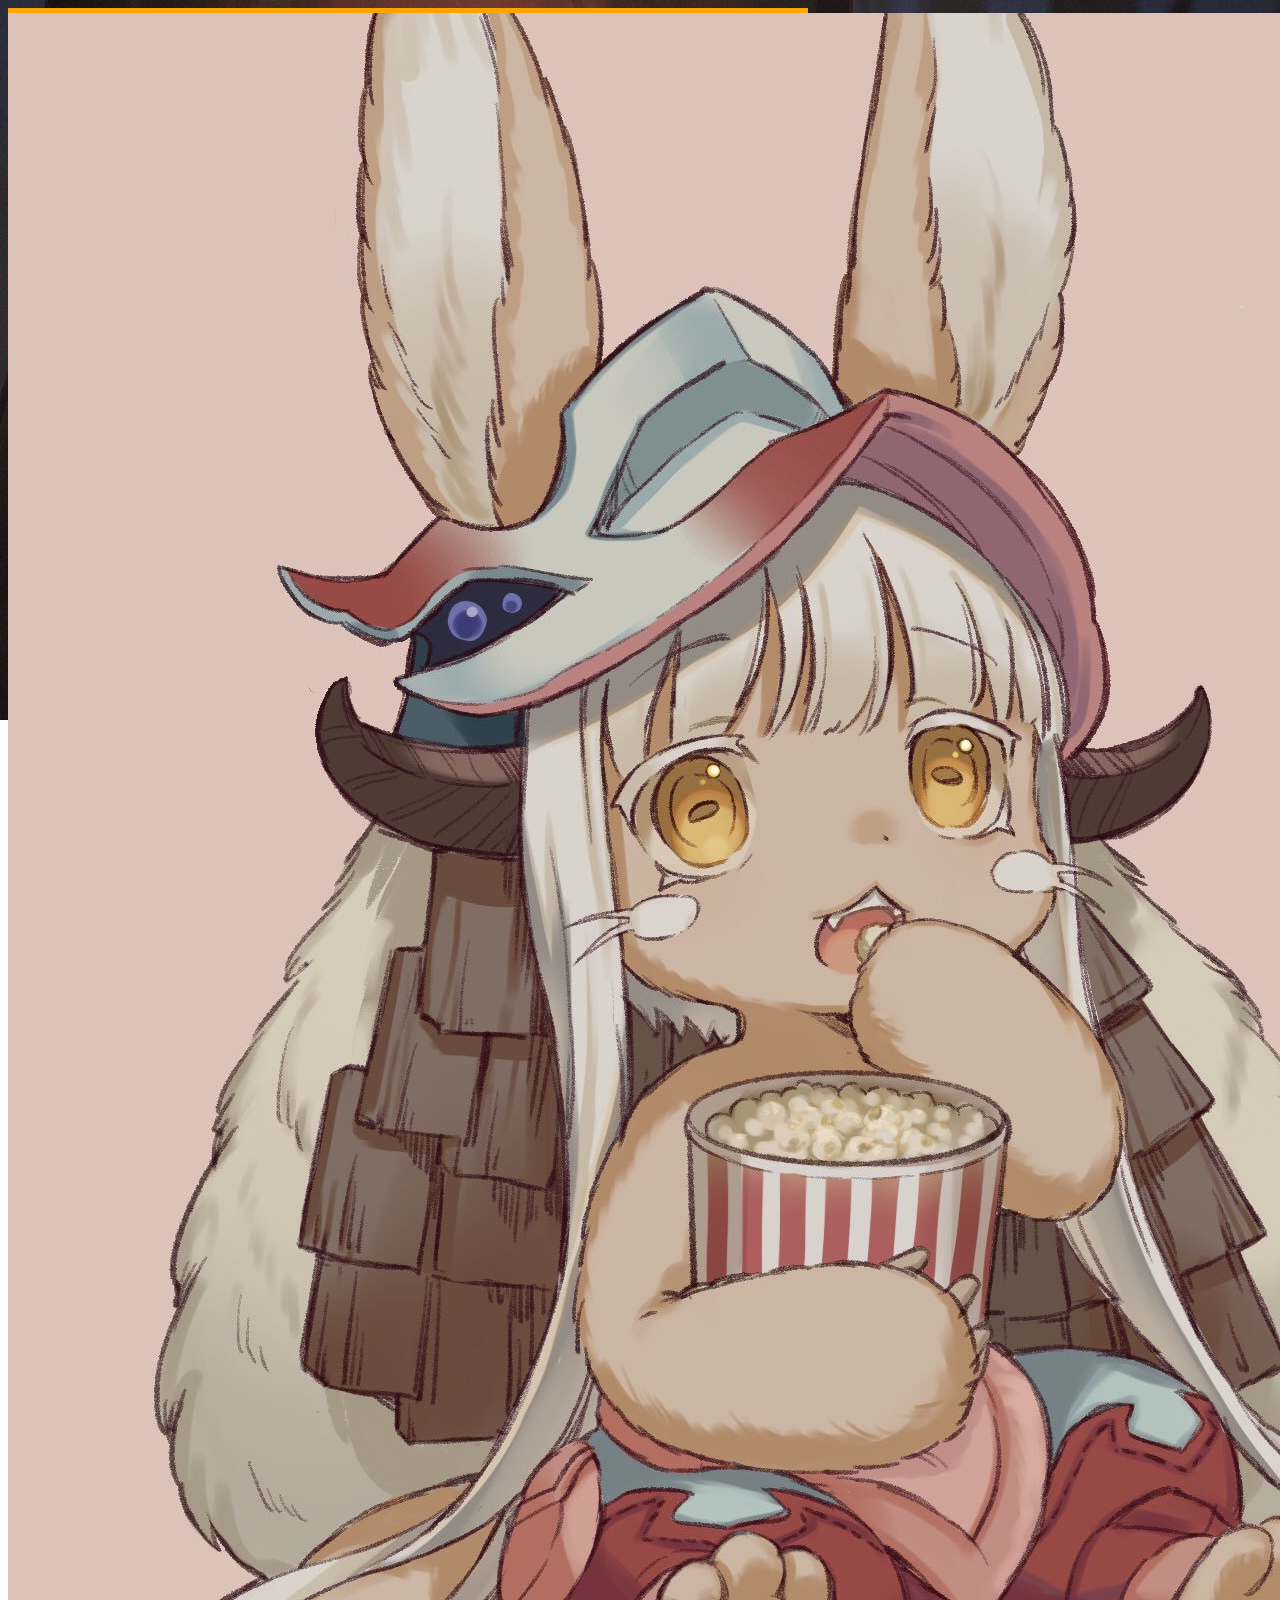
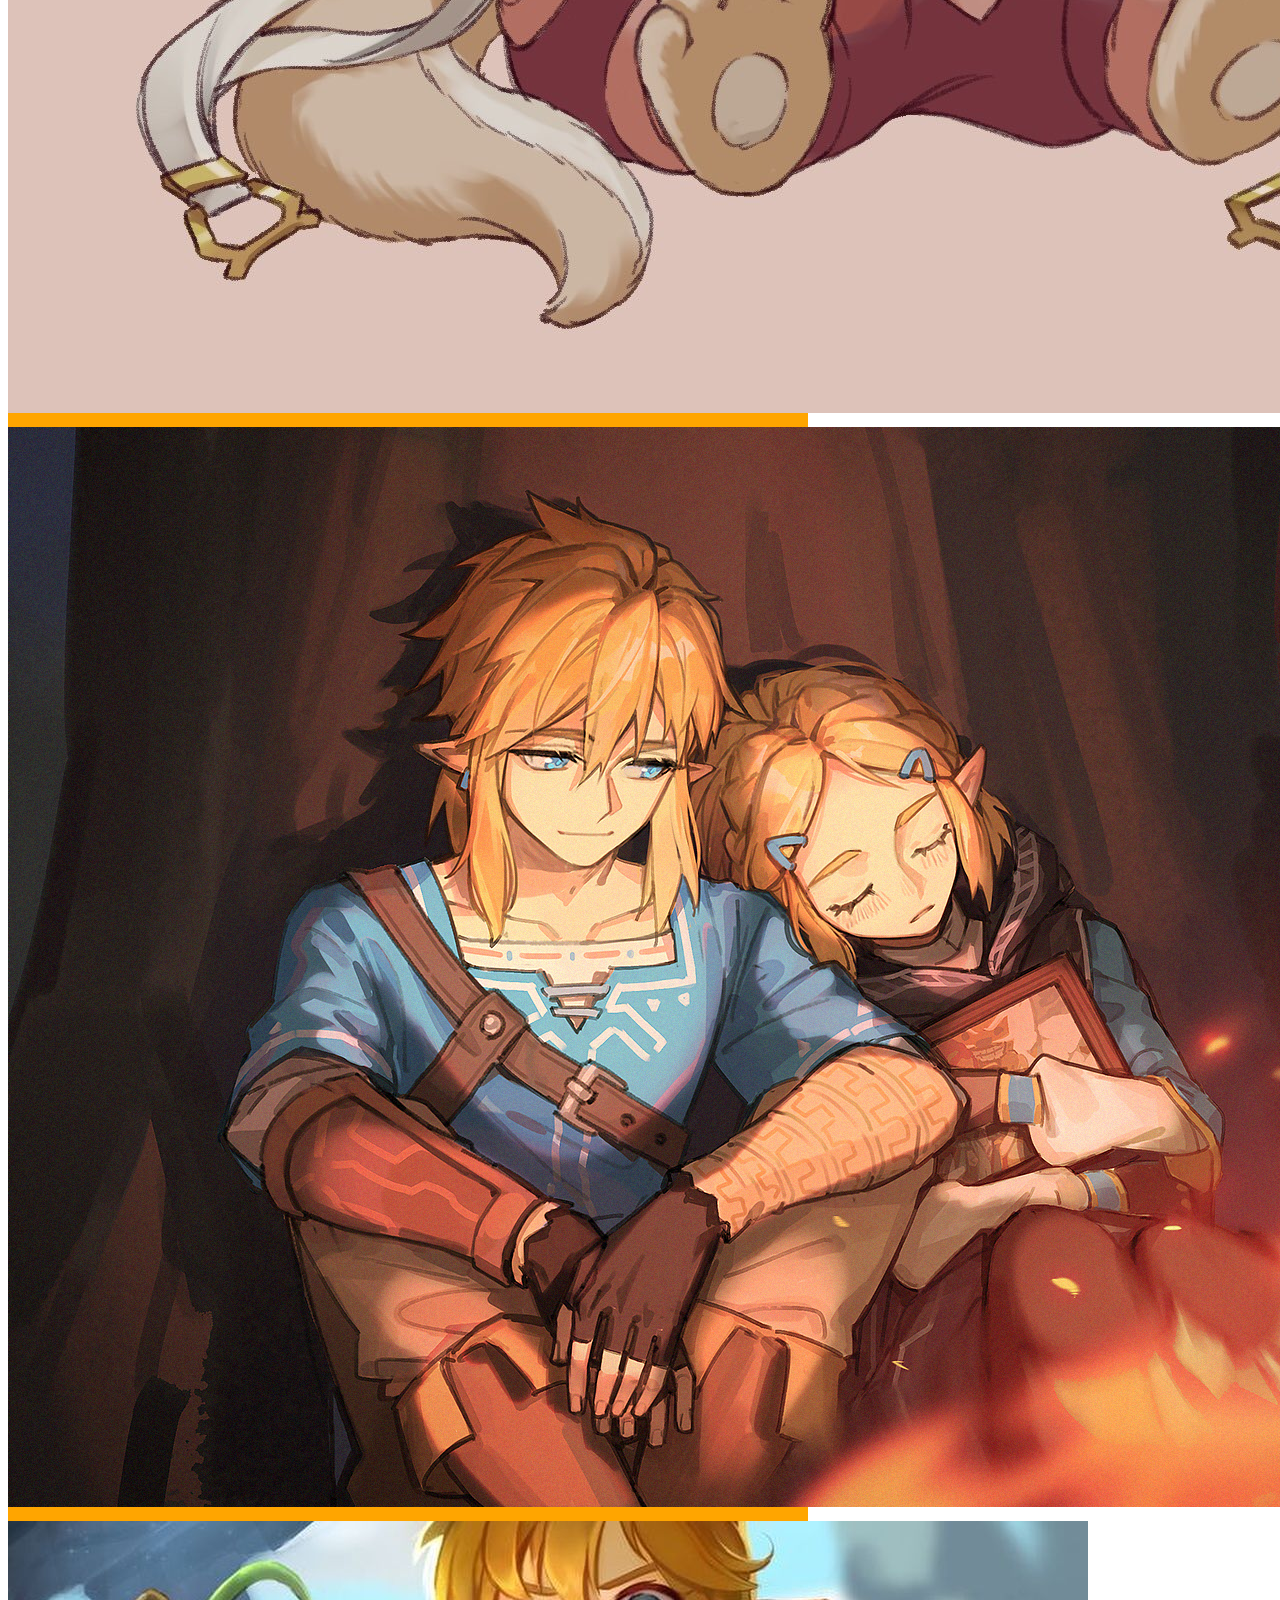
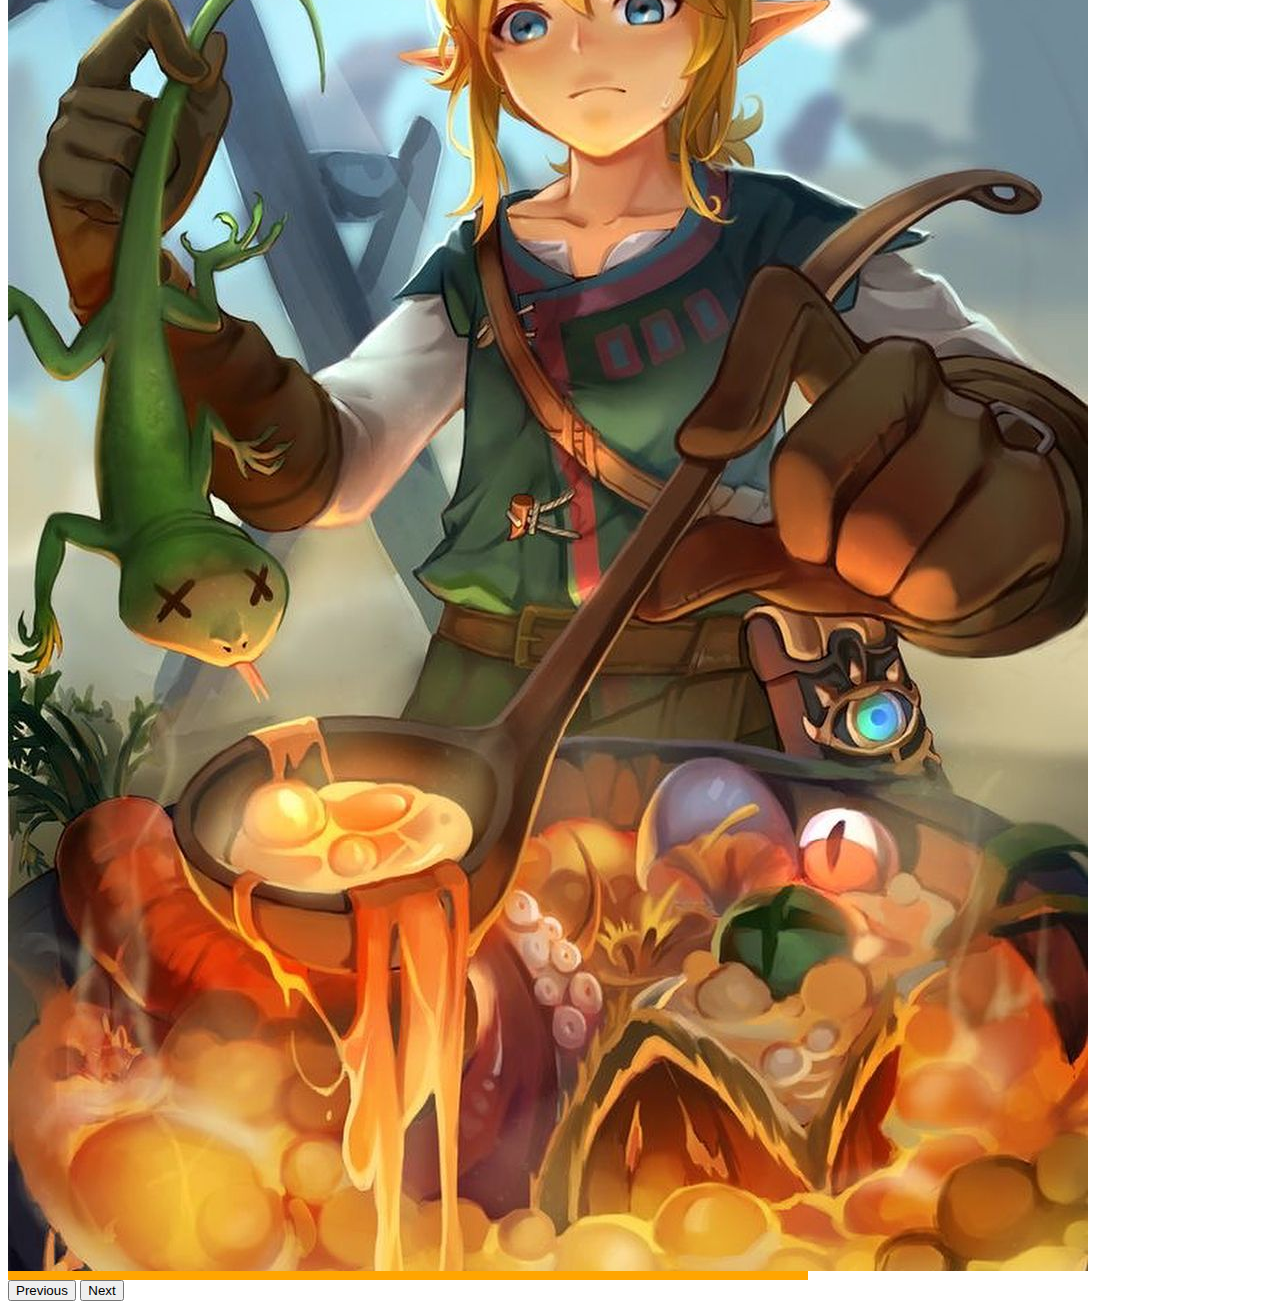
<file: task4/index3.html>
<!DOCTYPE html>
<html>
<head>
	<meta charset="utf-8">
	<link href="https://cdn.jsdelivr.net/npm/bootstrap@5.3.2/dist/css/bootstrap.min.css" rel="stylesheet" integrity="sha384-T3c6CoIi6uLrA9TneNEoa7RxnatzjcDSCmG1MXxSR1GAsXEV/Dwwykc2MPK8M2HN" crossorigin="anonymous">
    <script src="https://cdn.jsdelivr.net/npm/bootstrap@5.3.2/dist/js/bootstrap.bundle.min.js" integrity="sha384-C6RzsynM9kWDrMNeT87bh95OGNyZPhcTNXj1NW7RuBCsyN/o0jlpcV8Qyq46cDfL" crossorigin="anonymous"></script>
	<title>Страница 3</title>
	<link rel="stylesheet" type="text/css" href="style.css">
</head>
<body>
	<div class="container" style="width: 800px;">
		
		<div id="carouselExample" class="carousel slide">
		  <div class="carousel-inner">
		    <div class="carousel-item active pic2">
		      <img src="img/two_two.jpg" class="d-block w-100" alt="...">
		    </div>
		    <div class="carousel-item pic2">
		      <img src="img/Fon.jpg" class="d-block w-100" alt="...">
		    </div>
		    <div class="carousel-item pic2">
		      <img src="img/One.jpg" class="d-block w-100" alt="...">
		    </div>
		  </div>
		  <button class="carousel-control-prev" type="button" data-bs-target="#carouselExample" data-bs-slide="prev">
		    <span class="carousel-control-prev-icon" aria-hidden="true"></span>
		    <span class="visually-hidden">Previous</span>
		  </button>
		  <button class="carousel-control-next" type="button" data-bs-target="#carouselExample" data-bs-slide="next">
		    <span class="carousel-control-next-icon" aria-hidden="true"></span>
		    <span class="visually-hidden">Next</span>
		  </button>
		</div>
	</div>
   <script src="https://cdn.jsdelivr.net/npm/jquery@3.7.1/dist/jquery.min.js">

    </script>
    <script src="menu.js">
        
  </script>

	

</body>
</html>
</file>
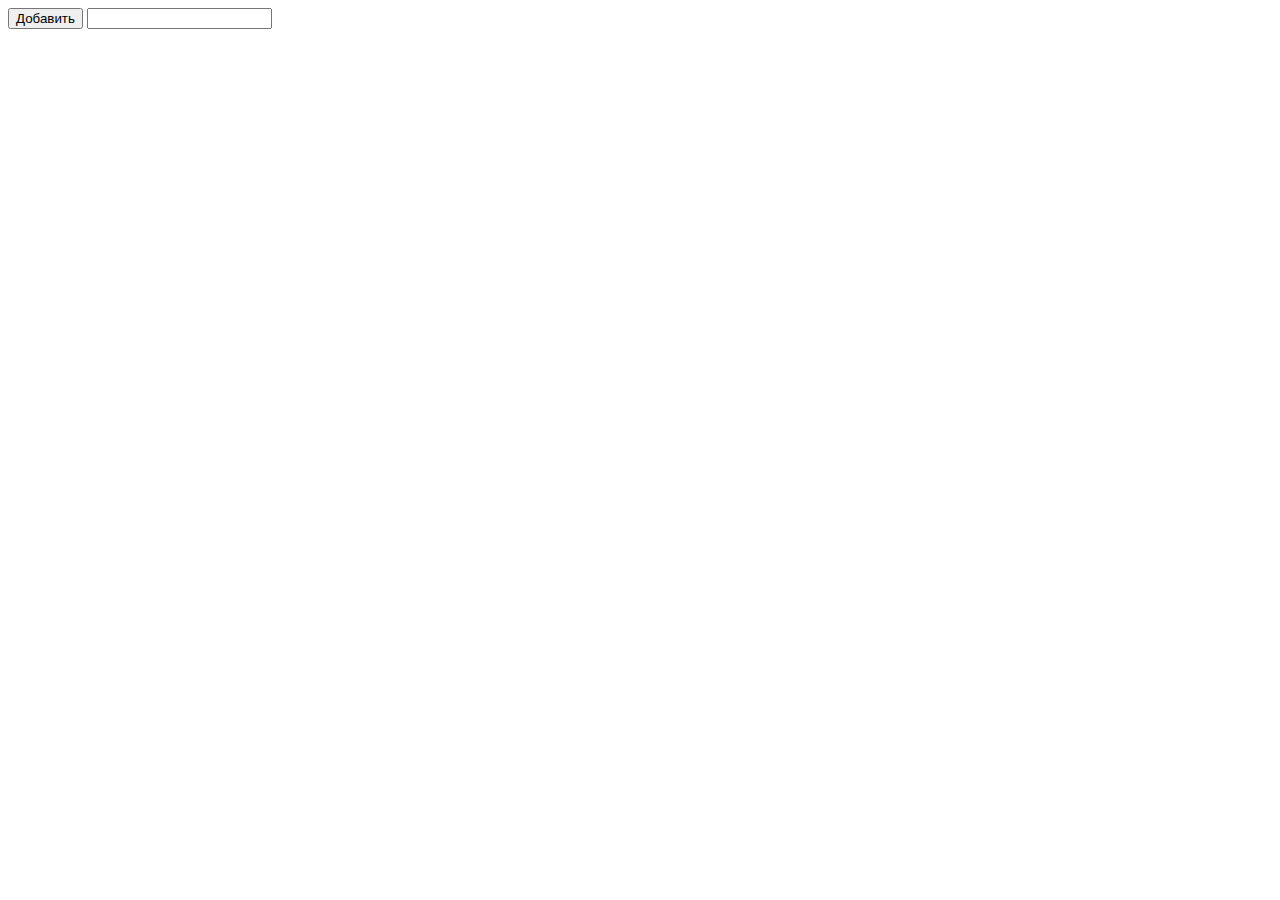
<file: task5/todo.html>
<!DOCTYPE html>
<html>
<head>
	<meta charset="utf-8">
	<title></title>
</head>
<body>
	<div id="menu">
            
        </div>
	<button id="addButton" onclick="addTodo()">Добавить</button>

	<input type="text" id="todoInput">
	<span id="hint"></span><!-- Непереноситься на следующую строку -->
	<ul id="todolist"></ul>



	<script src="todo.js"></script>
	<script src="https://cdn.jsdelivr.net/npm/jquery@3.7.1/dist/jquery.min.js">

    </script>
    <script src="todo.js">
        
    </script>
</body>
</html>
</file>
<file: style/style.css>
a {
    text-decoration: none;
}
</file>
<file: task2/style/style.css>
a {
    text-decoration: none;
}
</file>
<file: task4/style.css>
h1  {
    color: red;
}
h2 {
    color: orange
}
a {
    text-decoration: none;
}
a: link{
    color: yellow
} 
a:visited{
    color: green;
}
a:hover {
    color: black
}
body {
    font-family: sans-serif;
}
img {
    cursor: pointer;
}
.pic {
    padding: 10px;
    margin: 50px;
    background: orange;
    border: 5px solid black;
    width: 400px;
}
body {
    background: url(img/Fon.jpg) no-repeat;
    background-size: 100%;

}
p {
    color: coral;
}
ul {
    color: yellow;
}
ol {
    color: blue;
}
.pic2 {
    width: 400px;
}
.carousel-inner {
    background: orange;

}
.carousel-item {
    padding-top: 5px;
    padding-bottom: 5px;

     
}
.carousel-slide {
    width: 300px;
}
</file>
